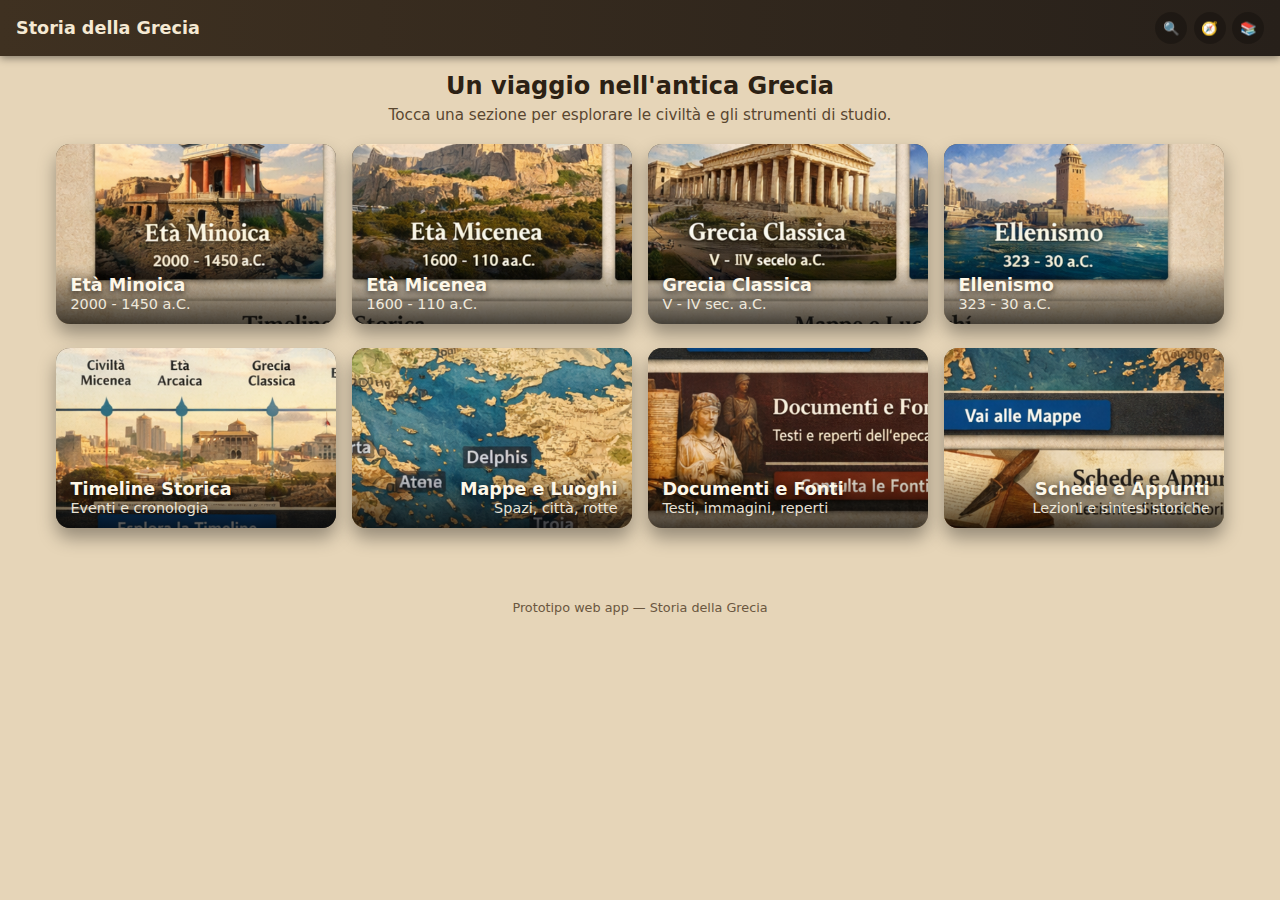
<file: index.html>
<!DOCTYPE html>
<html lang="it">
<head>
  <meta charset="UTF-8" />
  <meta name="viewport" content="width=device-width, initial-scale=1.0" />
  <title>Storia della Grecia</title>
  <link rel="stylesheet" href="css/style.css" />
</head>
<body>
  <header class="top-bar">
    <div class="top-bar__title">Storia della Grecia</div>
    <nav class="top-bar__nav">
      <button class="nav-btn" aria-label="Cerca">🔍</button>
      <button class="nav-btn" aria-label="Percorsi tematici">🧭</button>
      <button class="nav-btn" aria-label="Risorse">📚</button>
    </nav>
  </header>

  <main class="page">
    <section class="intro">
      <h1>Un viaggio nell'antica Grecia</h1>
      <p>Tocca una sezione per esplorare le civiltà e gli strumenti di studio.</p>
    </section>

    <section class="grid grid--periodi">
      <a href="minoica/minoica.html" class="card-link">
        <article class="card card--periodo">
          <img src="img/eta-minoica.png" alt="Età Minoica" class="card__img" />
          <div class="card__overlay">
            <h2 class="card__title">Età Minoica</h2>
            <p class="card__subtitle">2000 - 1450 a.C.</p>
          </div>
        </article>
      </a>

      <a href="micenea/micenea.html" class="card-link">
        <article class="card card--periodo">
          <img src="img/eta-micenea.png" alt="Età Micenea" class="card__img" />
          <div class="card__overlay">
            <h2 class="card__title">Età Micenea</h2>
            <p class="card__subtitle">1600 - 110 a.C.</p>
          </div>
        </article>
      </a>

      <a href="classica/classica.html" class="card-link">
        <article class="card card--periodo">
          <img src="img/grecia-classica.png" alt="Grecia Classica" class="card__img" />
          <div class="card__overlay">
            <h2 class="card__title">Grecia Classica</h2>
            <p class="card__subtitle">V - IV sec. a.C.</p>
          </div>
        </article>
      </a>

      <a href="ellenismo/ellenismo.html" class="card-link">
        <article class="card card--periodo">
          <img src="img/ellenismo.png" alt="Ellenismo" class="card__img" />
          <div class="card__overlay">
            <h2 class="card__title">Ellenismo</h2>
            <p class="card__subtitle">323 - 30 a.C.</p>
          </div>
        </article>
      </a>
    </section>

    <section class="grid grid--strumenti">
      <a href="timeline/timeline.html" class="card-link">
        <article class="card card--strumento">
          <img src="img/timeline.png" alt="Timeline storica" class="card__img" />
          <div class="card__overlay card__overlay--left">
            <h2 class="card__title">Timeline Storica</h2>
            <p class="card__subtitle">Eventi e cronologia</p>
          </div>
        </article>
      </a>

      <a href="mappe/mappe.html" class="card-link">
        <article class="card card--strumento">
          <img src="img/mappe.png" alt="Mappe e Luoghi" class="card__img" />
          <div class="card__overlay card__overlay--right">
            <h2 class="card__title">Mappe e Luoghi</h2>
            <p class="card__subtitle">Spazi, città, rotte</p>
          </div>
        </article>
      </a>

      <a href="documenti/documenti.html" class="card-link">
        <article class="card card--strumento">
          <img src="img/fonti.png" alt="Documenti e Fonti" class="card__img" />
          <div class="card__overlay card__overlay--left">
            <h2 class="card__title">Documenti e Fonti</h2>
            <p class="card__subtitle">Testi, immagini, reperti</p>
          </div>
        </article>
      </a>

      <a href="schede/schede.html" class="card-link">
        <article class="card card--strumento">
          <img src="img/schede.png" alt="Schede e Appunti" class="card__img" />
          <div class="card__overlay card__overlay--right">
            <h2 class="card__title">Schede e Appunti</h2>
            <p class="card__subtitle">Lezioni e sintesi storiche</p>
          </div>
        </article>
      </a>
    </section>
  </main>

  <footer class="footer">
    <p>Prototipo web app &mdash; Storia della Grecia</p>
  </footer>

  <script src="js/main.js"></script>
</body>
</html>
</file>
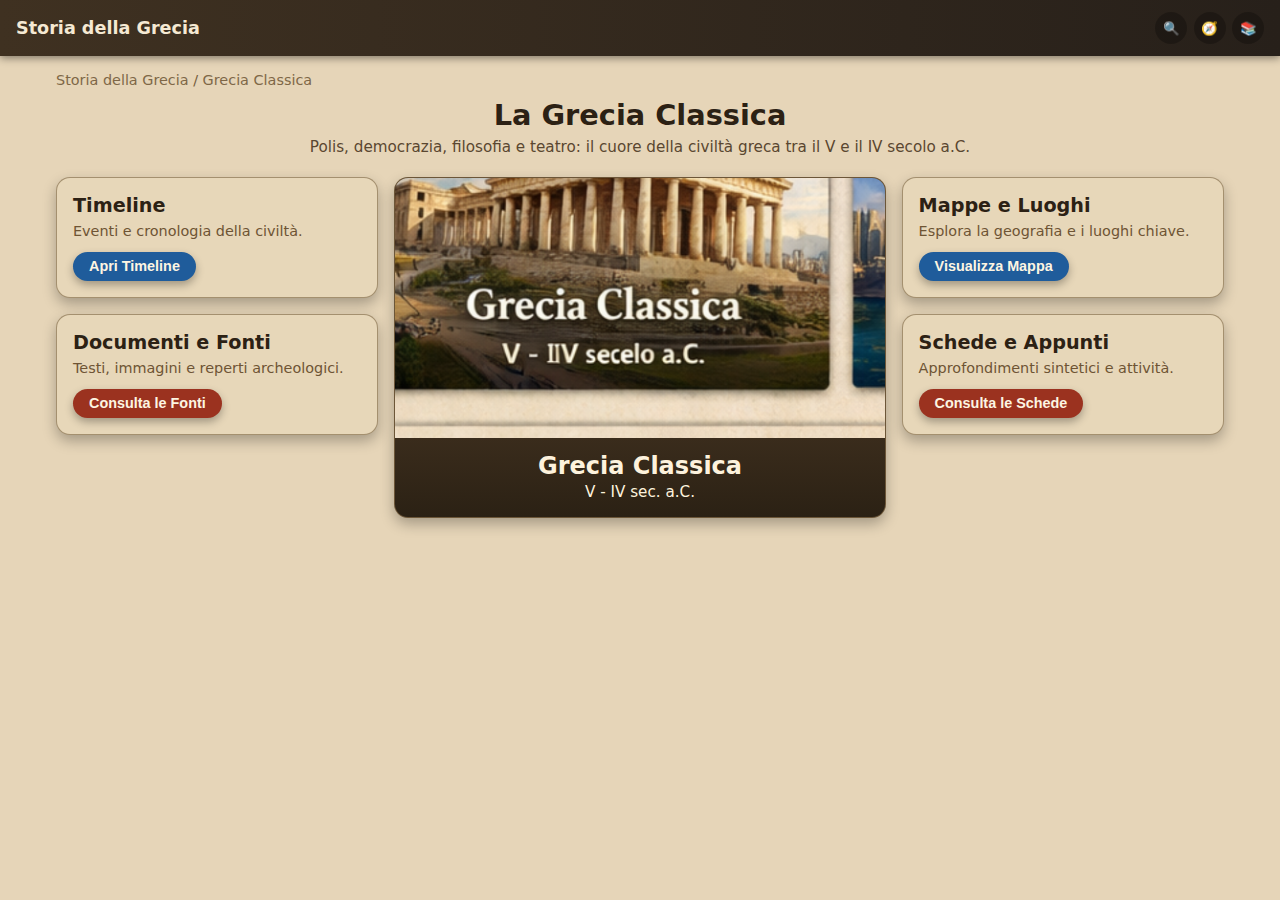
<file: classica/classica.html>
<!DOCTYPE html>
<html lang="it">
<head>
  <meta charset="UTF-8" />
  <meta name="viewport" content="width=device-width, initial-scale=1.0" />
  <title>La Grecia Classica</title>
  <link rel="stylesheet" href="../css/style.css" />
</head>
<body>
  <header class="top-bar">
    <div class="top-bar__title"><a href="../index.html" class="top-bar__title-link">Storia della Grecia</a></div>
    <nav class="top-bar__nav">
      <button class="nav-btn" aria-label="Cerca">🔍</button>
      <button class="nav-btn" aria-label="Percorsi tematici">🧭</button>
      <button class="nav-btn" aria-label="Risorse">📚</button>
    </nav>
  </header>

  <main class="page page--periodo">
    <div class="breadcrumb"><span>Storia della Grecia</span> / <span>Grecia Classica</span></div>
    <section class="intro">
      <h1>La Grecia Classica</h1>
      <p>Polis, democrazia, filosofia e teatro: il cuore della civiltà greca tra il V e il IV secolo a.C.</p>
    </section>

    <section class="layout-periodo">
      <div class="layout-periodo__col">
        <a href="../timeline/timeline.html" class="panel-link">
          <article class="panel panel--side">
            <h2 class="panel__title">Timeline</h2>
            <p class="panel__subtitle">Eventi e cronologia della civiltà.</p>
            <div class="panel__btn-bar">
              <button class="panel__btn">Apri Timeline</button>
            </div>
          </article>
        </a>

        <a href="../documenti/documenti.html" class="panel-link">
          <article class="panel panel--side">
            <h2 class="panel__title">Documenti e Fonti</h2>
            <p class="panel__subtitle">Testi, immagini e reperti archeologici.</p>
            <div class="panel__btn-bar">
              <button class="panel__btn panel__btn--secondary">Consulta le Fonti</button>
            </div>
          </article>
        </a>
      </div>

      <div class="layout-periodo__col">
        <article class="panel panel--center">
          <img src="../img/grecia-classica.png" alt="Grecia Classica" class="panel__img" />
          <div class="panel__caption">
            <h2 class="panel__caption-title">Grecia Classica</h2>
            <p class="panel__caption-sub">V - IV sec. a.C.</p>
          </div>
        </article>
      </div>

      <div class="layout-periodo__col">
        <a href="../mappe/mappe.html" class="panel-link">
          <article class="panel panel--side">
            <h2 class="panel__title">Mappe e Luoghi</h2>
            <p class="panel__subtitle">Esplora la geografia e i luoghi chiave.</p>
            <div class="panel__btn-bar">
              <button class="panel__btn">Visualizza Mappa</button>
            </div>
          </article>
        </a>

        <a href="../schede/schede.html" class="panel-link">
          <article class="panel panel--side">
            <h2 class="panel__title">Schede e Appunti</h2>
            <p class="panel__subtitle">Approfondimenti sintetici e attività.</p>
            <div class="panel__btn-bar">
              <button class="panel__btn panel__btn--secondary">Consulta le Schede</button>
            </div>
          </article>
        </a>
      </div>
    </section>
  </main>

  <script src="../js/main.js"></script>
</body>
</html>
</file>
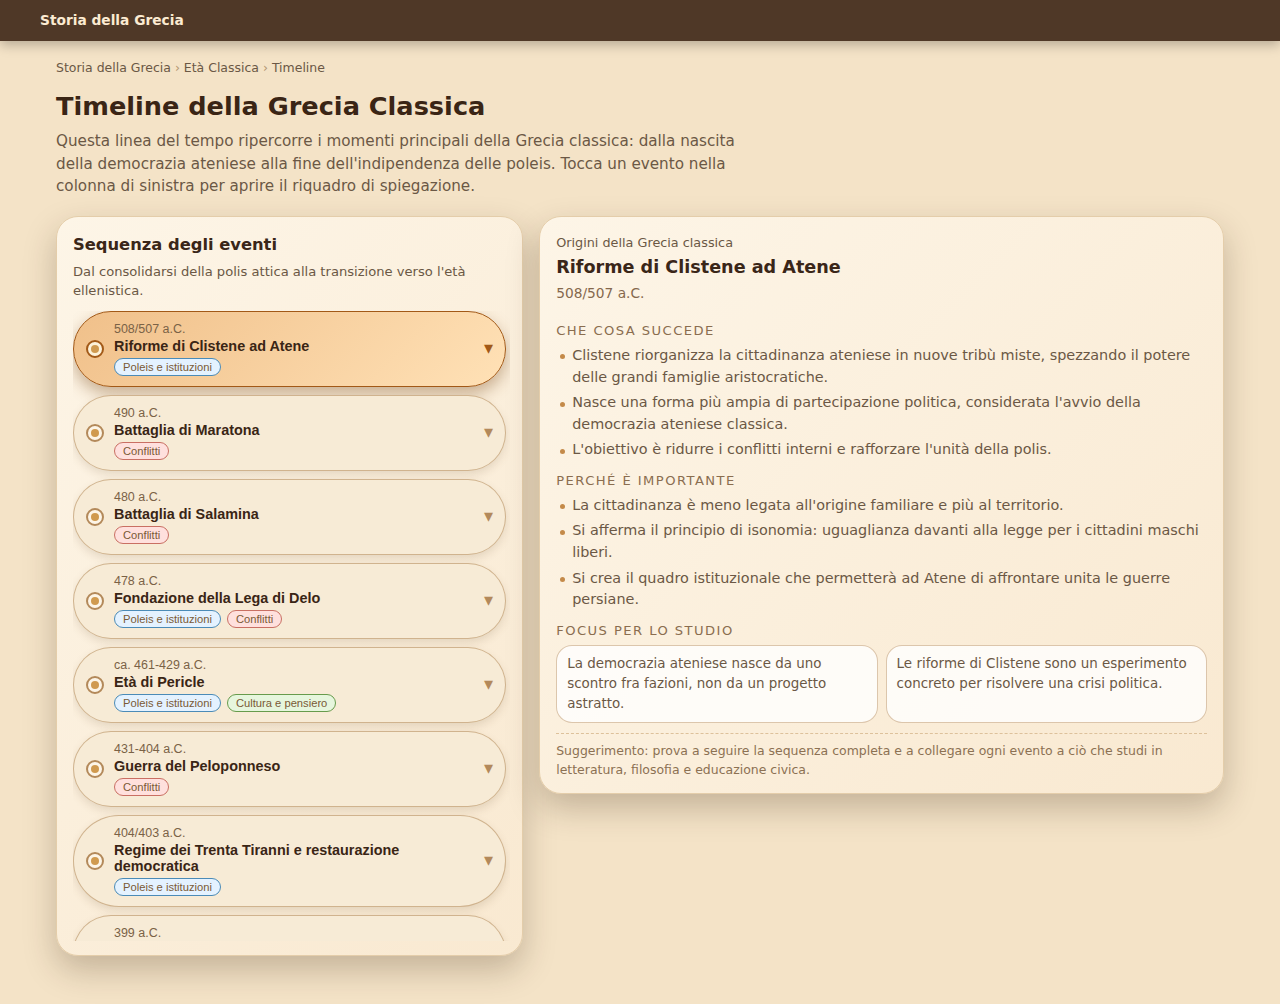
<file: classica/Timeline-classica.html>
<!DOCTYPE html>
<html lang="it">
<head>
  <meta charset="UTF-8" />
  <title>Timeline della Grecia Classica</title>
  <meta name="viewport" content="width=device-width, initial-scale=1.0" />
  <style>
    :root {
      --bg-page: #f4e3c7;
      --bg-header: #4f3827;
      --bg-card: #fdf5e7;
      --bg-card-soft: #f7ebd6;
      --accent: #c9792b;
      --accent-soft: #f0c08a;
      --accent-strong: #a25917;
      --text-main: #3c2a1c;
      --text-soft: #6b5845;
      --border-soft: #e4cdaa;
      --shadow-soft: 0 14px 32px rgba(57, 35, 16, 0.25);
      --radius-lg: 22px;
      --radius-md: 16px;
      --radius-pill: 999px;
      --transition-fast: 0.16s ease-out;
      --transition-med: 0.22s ease-out;
    }

    * {
      box-sizing: border-box;
      margin: 0;
      padding: 0;
    }

    body {
      font-family: system-ui, -apple-system, BlinkMacSystemFont, "SF Pro Text", sans-serif;
      background: var(--bg-page);
      color: var(--text-main);
      line-height: 1.5;
    }

    .top-bar {
      background: var(--bg-header);
      color: #fcebd2;
      padding: 10px 18px;
      font-size: 0.86rem;
      box-shadow: 0 4px 11px rgba(0, 0, 0, 0.25);
    }

    .top-bar-inner {
      max-width: 1200px;
      margin: 0 auto;
      display: flex;
      align-items: center;
      gap: 10px;
    }

    .top-bar-title {
      font-weight: 600;
    }

    .page {
      max-width: 1200px;
      margin: 18px auto 32px;
      padding: 0 16px 16px;
    }

    .breadcrumbs {
      font-size: 0.78rem;
      color: var(--text-soft);
      margin-bottom: 10px;
    }

    .breadcrumbs span + span::before {
      content: " › ";
      color: #b39670;
    }

    header.page-header {
      margin-bottom: 18px;
    }

    header.page-header h1 {
      font-size: 1.6rem;
      margin-bottom: 4px;
      color: #3a2515;
    }

    header.page-header p {
      font-size: 0.95rem;
      color: var(--text-soft);
      max-width: 720px;
    }

    main.layout {
      display: grid;
      grid-template-columns: minmax(0, 40%) minmax(0, 60%);
      gap: 16px;
      align-items: flex-start;
    }

    .panel {
      background: linear-gradient(135deg, var(--bg-card), #f9e9d1);
      border-radius: var(--radius-lg);
      border: 1px solid var(--border-soft);
      box-shadow: var(--shadow-soft);
      padding: 16px 16px 14px;
    }

    .panel-header {
      margin-bottom: 10px;
    }

    .panel-header h2 {
      font-size: 1.02rem;
      margin-bottom: 4px;
      color: #3a2618;
    }

    .panel-header p {
      font-size: 0.82rem;
      color: var(--text-soft);
    }

    .events-scroll {
      max-height: 70vh;
      overflow-y: auto;
      padding-right: 4px;
      margin-right: -4px;
      scrollbar-width: thin;
      scrollbar-color: #d3b68b transparent;
    }

    .events-scroll::-webkit-scrollbar {
      width: 6px;
    }

    .events-scroll::-webkit-scrollbar-track {
      background: transparent;
    }

    .events-scroll::-webkit-scrollbar-thumb {
      background: #d3b68b;
      border-radius: 999px;
    }

    .event-button {
      width: 100%;
      text-align: left;
      border: none;
      background: transparent;
      cursor: pointer;
      margin-bottom: 8px;
    }

    .event-button-inner {
      display: grid;
      grid-template-columns: auto 1fr auto;
      align-items: center;
      gap: 10px;
      padding: 10px 12px;
      border-radius: var(--radius-pill);
      background: var(--bg-card-soft);
      border: 1px solid rgba(181, 141, 93, 0.6);
      box-shadow: 0 4px 8px rgba(110, 78, 46, 0.15);
      transition: background var(--transition-fast), box-shadow var(--transition-fast), transform var(--transition-fast), border-color var(--transition-fast);
    }

    .event-button-inner:hover {
      background: #f8dfbe;
      transform: translateY(-1px);
      box-shadow: 0 6px 14px rgba(110, 78, 46, 0.22);
    }

    .event-button.active .event-button-inner {
      background: linear-gradient(135deg, var(--accent-soft), #ffe1b6);
      border-color: var(--accent-strong);
      box-shadow: 0 7px 16px rgba(123, 73, 22, 0.4);
    }

    .event-radio {
      width: 18px;
      height: 18px;
      border-radius: 50%;
      border: 2px solid #b3895a;
      display: flex;
      align-items: center;
      justify-content: center;
      background: #fdf5e7;
    }

    .event-button.active .event-radio {
      border-color: var(--accent-strong);
      background: #fdf2d9;
    }

    .event-radio-dot {
      width: 8px;
      height: 8px;
      border-radius: 50%;
      background: #d09a4f;
    }

    .event-meta {
      display: flex;
      flex-direction: column;
      gap: 2px;
    }

    .event-year {
      font-size: 0.78rem;
      color: #7a6246;
    }

    .event-title {
      font-size: 0.9rem;
      font-weight: 600;
      color: #3a2515;
    }

    .event-tags {
      display: flex;
      gap: 6px;
      margin-top: 2px;
      flex-wrap: wrap;
      font-size: 0.7rem;
    }

    .event-tag {
      padding: 2px 8px;
      border-radius: 999px;
      background: rgba(255, 255, 255, 0.85);
      border: 1px solid rgba(179, 132, 83, 0.5);
      color: #7a5a36;
    }

    .event-tag--war { background: #ffe0dd; border-color: #c96f63; }
    .event-tag--polis { background: #e4f2ff; border-color: #4b8bb7; }
    .event-tag--culture { background: #e6f6dd; border-color: #679b4c; }

    .event-arrow {
      font-size: 1.1rem;
      color: #b3895a;
    }

    .event-button.active .event-arrow {
      color: var(--accent-strong);
    }

    .detail-header {
      margin-bottom: 8px;
    }

    .detail-era {
      font-size: 0.8rem;
      color: var(--text-soft);
      margin-bottom: 2px;
    }

    .detail-title {
      font-size: 1.1rem;
      font-weight: 600;
      color: #3a2618;
    }

    .detail-year-line {
      font-size: 0.86rem;
      color: #85684d;
      margin-top: 2px;
    }

    .detail-body {
      max-height: 70vh;
      overflow-y: auto;
      padding-right: 4px;
      margin-right: -4px;
      scrollbar-width: thin;
      scrollbar-color: #d3b68b transparent;
    }

    .detail-body::-webkit-scrollbar {
      width: 6px;
    }

    .detail-body::-webkit-scrollbar-track {
      background: transparent;
    }

    .detail-body::-webkit-scrollbar-thumb {
      background: #d3b68b;
      border-radius: 999px;
    }

    .detail-section-title {
      font-size: 0.82rem;
      text-transform: uppercase;
      letter-spacing: 0.11em;
      color: #8a6d4f;
      margin-top: 10px;
      margin-bottom: 4px;
    }

    .detail-list {
      list-style: none;
      margin: 0 0 4px;
      padding: 0;
      font-size: 0.9rem;
      color: var(--text-soft);
    }

    .detail-list li {
      position: relative;
      padding-left: 16px;
      margin-bottom: 4px;
    }

    .detail-list li::before {
      content: "";
      position: absolute;
      left: 4px;
      top: 0.65em;
      width: 5px;
      height: 5px;
      border-radius: 999px;
      background: #c48a49;
    }

    .detail-focus-grid {
      display: grid;
      grid-template-columns: repeat(auto-fit, minmax(180px, 1fr));
      gap: 8px;
      margin-top: 4px;
    }

    .detail-focus-item {
      background: rgba(255, 255, 255, 0.8);
      border-radius: var(--radius-md);
      padding: 8px 10px;
      border: 1px solid rgba(186, 144, 96, 0.5);
      font-size: 0.84rem;
      color: var(--text-soft);
    }

    .detail-note {
      font-size: 0.78rem;
      color: #8c7153;
      margin-top: 10px;
      padding-top: 8px;
      border-top: 1px dashed #ddc19b;
    }

    @media (max-width: 900px) {
      main.layout {
        grid-template-columns: 1fr;
      }

      .events-scroll,
      .detail-body {
        max-height: 55vh;
      }
    }

    @media (max-width: 600px) {
      .page {
        padding: 0 10px 12px;
      }

      header.page-header h1 {
        font-size: 1.3rem;
      }

      .panel {
        border-radius: 16px;
      }
    }
  </style>
</head>
<body>
  <div class="top-bar">
    <div class="top-bar-inner">
      <div class="top-bar-title">Storia della Grecia</div>
    </div>
  </div>

  <div class="page">
    <nav class="breadcrumbs" aria-label="Percorso">
      <span>Storia della Grecia</span>
      <span>Età Classica</span>
      <span>Timeline</span>
    </nav>

    <header class="page-header">
      <h1>Timeline della Grecia Classica</h1>
      <p>
        Questa linea del tempo ripercorre i momenti principali della Grecia classica: dalla nascita della democrazia ateniese
        alla fine dell'indipendenza delle poleis. Tocca un evento nella colonna di sinistra per aprire il riquadro di spiegazione.
      </p>
    </header>

    <main class="layout">
      <section class="panel" aria-label="Sequenza degli eventi">
        <div class="panel-header">
          <h2>Sequenza degli eventi</h2>
          <p>Dal consolidarsi della polis attica alla transizione verso l'età ellenistica.</p>
        </div>
        <div class="events-scroll" id="events-list">
          <!-- Eventi creati via JavaScript -->
        </div>
      </section>

      <section class="panel" aria-label="Spiegazione dell'evento selezionato">
        <div class="detail-header" id="detail-header">
          <div class="detail-era">Seleziona un evento nella timeline</div>
          <div class="detail-title">&nbsp;</div>
          <div class="detail-year-line" id="detail-year-line"></div>
        </div>
        <div class="detail-body" id="detail-body">
          <!-- Contenuto riempito via JavaScript -->
        </div>
      </section>
    </main>
  </div>

  <script>
    const events = [
      {
        id: "cleistene",
        year: "508/507 a.C.",
        title: "Riforme di Clistene ad Atene",
        tags: ["polis"],
        era: "Origini della Grecia classica",
        sintesi: [
          "Clistene riorganizza la cittadinanza ateniese in nuove tribù miste, spezzando il potere delle grandi famiglie aristocratiche.",
          "Nasce una forma più ampia di partecipazione politica, considerata l'avvio della democrazia ateniese classica.",
          "L'obiettivo è ridurre i conflitti interni e rafforzare l'unità della polis." 
        ],
        conseguenze: [
          "La cittadinanza è meno legata all'origine familiare e più al territorio.",
          "Si afferma il principio di isonomia: uguaglianza davanti alla legge per i cittadini maschi liberi.",
          "Si crea il quadro istituzionale che permetterà ad Atene di affrontare unita le guerre persiane." 
        ],
        focus: [
          "La democrazia ateniese nasce da uno scontro fra fazioni, non da un progetto astratto.",
          "Le riforme di Clistene sono un esperimento concreto per risolvere una crisi politica." 
        ]
      },
      {
        id: "maratona",
        year: "490 a.C.",
        title: "Battaglia di Maratona",
        tags: ["war"],
        era: "Prime guerre persiane",
        sintesi: [
          "L'esercito ateniese, con poche truppe di Platea, sconfigge il corpo di spedizione persiano inviato da Dario I.",
          "La vittoria dimostra l'efficacia della falange di opliti basata sui cittadini-soldati.",
          "Per la prima volta una polis greca respinge un grande impero orientale." 
        ],
        conseguenze: [
          "Aumenta il prestigio di Atene nel mondo greco.",
          "Si rafforza la fiducia nelle istituzioni cittadine e nel ruolo militare dei cittadini.",
          "La Persia prepara una seconda, più vasta spedizione contro la Grecia." 
        ],
        focus: [
          "Maratona diventerà simbolo dell'eroismo ateniese e della difesa della libertà della polis.",
          "È un momento chiave per la costruzione dell'identità politica ateniese." 
        ]
      },
      {
        id: "salamina",
        year: "480 a.C.",
        title: "Battaglia di Salamina",
        tags: ["war"],
        era: "Seconda guerra persiana",
        sintesi: [
          "La flotta greca, guidata politicamente da Temistocle, attira la marina persiana nello stretto di Salamina.",
          "Lo spazio ristretto annulla la superiorità numerica persiana e favorisce le agili triremi greche.",
          "La vittoria impedisce a Serse di controllare il mare e salva le poleis greche dalla sottomissione." 
        ],
        conseguenze: [
          "Atene, che fornisce la maggior parte delle navi, diventa la principale potenza navale greca.",
          "Il peso militare dei rematori accresce il ruolo politico dei ceti popolari nella democrazia ateniese.",
          "Si apre la strada alla formazione della Lega di Delo e all'egemonia ateniese sull'Egeo." 
        ],
        focus: [
          "Salamina mostra come la potenza marittima trasformi la struttura sociale e politica di una polis.",
          "Il mare diventa il vero spazio di potere di Atene classica." 
        ]
      },
      {
        id: "lega-delo",
        year: "478 a.C.",
        title: "Fondazione della Lega di Delo",
        tags: ["polis", "war"],
        era: "Gli anni successivi alle guerre persiane",
        sintesi: [
          "Atene guida una lega di poleis per proseguire la guerra offensiva contro la Persia e proteggere l'Egeo.",
          "I membri versano tributi in navi o denaro, custoditi nel santuario di Delo.",
          "Col tempo la lega si trasforma da alleanza paritaria a strumento di dominio ateniese." 
        ],
        conseguenze: [
          "I tributi finanziano flotta, opere pubbliche e vita culturale di Atene.",
          "Le città che cercano di uscire dalla lega vengono spesso ricondotte con la forza.",
          "La diffidenza di Sparta e di altre poleis cresce, preparando il terreno al conflitto." 
        ],
        focus: [
          "La Lega di Delo è un esempio di come un'alleanza difensiva possa diventare un impero.",
          "Mostra il confine sottile tra cooperazione panellenica e dominio di una sola città." 
        ]
      },
      {
        id: "eta-pericle",
        year: "ca. 461-429 a.C.",
        title: "Età di Pericle",
        tags: ["polis", "culture"],
        era: "Apogeo di Atene",
        sintesi: [
          "Pericle guida Atene in una fase di potenza economica, militare e culturale senza precedenti.",
          "La democrazia si rafforza con misure che favoriscono la partecipazione dei ceti meno abbienti (misthos).",
          "Si avvia il grande programma edilizio sull'Acropoli, simbolo della potenza ateniese." 
        ],
        conseguenze: [
          "Atene diventa un centro culturale che attrae artisti, filosofi e storici.",
          "L'uso spregiudicato delle risorse della lega alimenta il risentimento degli alleati.",
          "La tensione crescente con Sparta sfocerà nella guerra del Peloponneso." 
        ],
        focus: [
          "L'età di Pericle è l'immagine ideale della democrazia ateniese, ma contiene anche i semi della crisi.",
          "Consente di collegare politica, architettura, teatro e filosofia in un unico quadro." 
        ]
      },
      {
        id: "guerra-peloponneso",
        year: "431-404 a.C.",
        title: "Guerra del Peloponneso",
        tags: ["war"],
        era: "Crisi del mondo greco classico",
        sintesi: [
          "Conflitto lungo e devastante fra Atene (e il suo impero marittimo) e Sparta (alla guida della Lega del Peloponneso).",
          "La guerra conosce fasi alterne, epidemie (come la peste ad Atene) e colpi di scena politici e militari.",
          "Tucidide ne offre un'analisi lucida, fondamentale per la storiografia critica." 
        ],
        conseguenze: [
          "Nel 404 a.C. Atene è sconfitta: deve abbattere le Lunghe Mura e consegnare la flotta.",
          "L'intero mondo greco esce indebolito economicamente e demograficamente.",
          "La rivalità fra poleis non scompare: si apre una fase di instabilità continua." 
        ],
        focus: [
          "La guerra del Peloponneso mostra i limiti del sistema delle poleis rivali.",
          "È un laboratorio per riflettere sul rapporto fra potere, paura e decisioni collettive." 
        ]
      },
      {
        id: "trenta-tiranni",
        year: "404/403 a.C.",
        title: "Regime dei Trenta Tiranni e restaurazione democratica",
        tags: ["polis"],
        era: "Dopo la sconfitta di Atene",
        sintesi: [
          "Dopo la sconfitta, Sparta impone ad Atene un governo oligarchico ristretto, detto 'Trenta Tiranni'.",
          "Il regime si rende responsabile di violenze e confische, suscitando opposizione.",
          "Nel 403 a.C. i democratici rientrano dall'esilio e restaurano la democrazia." 
        ],
        conseguenze: [
          "Viene proclamata un'amnistia generale per evitare una spirale di vendette.",
          "L'esperienza lascia una ferita profonda nella memoria politica ateniese.",
          "Diventa un caso di studio sulla fragilità delle istituzioni democratiche." 
        ],
        focus: [
          "La scelta dell'amnistia è un raro esempio di 'oblio concordato' per ricucire la comunità.",
          "Permette di discutere il tema della giustizia dopo un regime violento." 
        ]
      },
      {
        id: "socrate",
        year: "399 a.C.",
        title: "Processo e condanna a morte di Socrate",
        tags: ["culture", "polis"],
        era: "Crisi dei valori ateniesi",
        sintesi: [
          "Socrate è accusato di corrompere i giovani e introdurre nuovi dei, in un clima di sospetto post-bellico.",
          "Rifiuta di fuggire e accetta la condanna a morte, che verrà eseguita con la cicuta.",
          "Le opere di Platone e altri discepoli trasformano l'evento in un simbolo universale." 
        ],
        conseguenze: [
          "Il processo alimenta il dibattito sui limiti della democrazia e sul ruolo del filosofo.",
          "La figura di Socrate segna l'avvio della filosofia classica come ricerca critica radicale.",
          "La tensione tra verità personale e decisione della maggioranza diventa tema centrale del pensiero politico." 
        ],
        focus: [
          "La morte di Socrate mostra che la polis può temere chi la interroga troppo a fondo.",
          "È un ponte diretto tra storia, filosofia e educazione civica." 
        ]
      },
      {
        id: "leuttra",
        year: "371 a.C.",
        title: "Battaglia di Leuttra",
        tags: ["war"],
        era: "Anni dell'egemonia tebana",
        sintesi: [
          "L'esercito tebano guidato da Epaminonda sconfigge Sparta, considerata quasi invincibile in campo aperto.",
          "L'innovazione tattica della 'falange obliqua' concentra le forze nel punto decisivo.",
          "L'egemonia spartana sul mondo greco viene spezzata." 
        ],
        conseguenze: [
          "Per alcuni anni Tebe assume un ruolo di primo piano nella politica greca.",
          "L'alternanza di egemonie (Atene, Sparta, Tebe) indebolisce ulteriormente il sistema delle poleis.",
          "Si apre uno spazio che verrà sfruttato dalla Macedonia di Filippo II." 
        ],
        focus: [
          "Leuttra dimostra che nessuna potenza militare è eterna.",
          "Permette di discutere il rapporto fra innovazione tattica e trasformazioni politiche." 
        ]
      },
      {
        id: "filippo",
        year: "359-336 a.C.",
        title: "Ascesa di Filippo II di Macedonia",
        tags: ["polis", "war"],
        era: "Preludio all'età ellenistica",
        sintesi: [
          "Filippo II riorganizza l'esercito macedone introducendo la sarissa e una disciplina ferrea.",
          "Alterna diplomazia, matrimoni politici e guerre per estendere il controllo sulla Grecia.",
          "Sfrutta le divisioni fra le poleis, incapaci di unirsi stabilmente." 
        ],
        conseguenze: [
          "La Macedonia diventa la nuova potenza egemone della Grecia.",
          "Filippo prepara il progetto di una grande spedizione contro la Persia.",
          "La conquista macedone segna la fine dell'indipendenza politica delle poleis classiche." 
        ],
        focus: [
          "Filippo II unisce forza militare e abilità diplomatica.",
          "È la figura che traghetta il mondo greco verso una nuova scala di potere." 
        ]
      },
      {
        id: "chaeronea",
        year: "338 a.C.",
        title: "Battaglia di Cheronea",
        tags: ["war"],
        era: "Tramonto della Grecia classica",
        sintesi: [
          "Le truppe macedoni di Filippo II sconfiggono la coalizione di Atene e Tebe.",
          "Alessandro, figlio di Filippo, partecipa alla battaglia guidando una delle ali dell'esercito.",
          "La vittoria apre la strada al controllo macedone sull'intera Grecia." 
        ],
        conseguenze: [
          "Si forma la Lega di Corinto, alleanza delle poleis sotto la guida di Filippo.",
          "Le città mantengono una certa autonomia interna ma perdono la libertà in politica estera.",
          "Il progetto della spedizione contro l'impero persiano viene approvato come impresa comune." 
        ],
        focus: [
          "Cheronea è spesso considerata la 'fine' della Grecia classica come sistema di città indipendenti.",
          "È il punto di passaggio fra storia delle poleis e storia degli imperi ellenistici." 
        ]
      },
      {
        id: "alessandro",
        year: "334-323 a.C.",
        title: "Conquiste di Alessandro Magno",
        tags: ["war", "culture"],
        era: "Passaggio all'età ellenistica",
        sintesi: [
          "Alessandro, succeduto al padre nel 336 a.C., abbatte l'impero persiano con una serie di campagne fulminee.",
          "Fondazione di numerose città (spesso chiamate Alessandria) e apertura di nuove vie di comunicazione.",
          "L'incontro tra cultura greca e civiltà orientali genera un mondo nuovo e multicentrico." 
        ],
        conseguenze: [
          "La cultura greca si diffonde dall'Egitto all'Asia centrale, mescolandosi con tradizioni locali.",
          "Nascono nuovi centri culturali che superano il modello della polis (come Alessandria d'Egitto).",
          "Alla morte di Alessandro (323 a.C.) l'impero si divide tra i diadochi, ma l'eredità culturale resta." 
        ],
        focus: [
          "Le conquiste di Alessandro chiudono l'età classica ma aprono l'età ellenistica.",
          "Permettono di discutere cosa significa 'essere greci' in un mondo ormai vasto e mescolato." 
        ]
      }
    ];

    const eventsList = document.getElementById("events-list");
    const detailBody = document.getElementById("detail-body");
    const detailHeader = document.getElementById("detail-header");
    const detailYearLine = document.getElementById("detail-year-line");

    function createTagLabel(tag) {
      if (tag === "war") return "Conflitti";
      if (tag === "polis") return "Poleis e istituzioni";
      if (tag === "culture") return "Cultura e pensiero";
      return tag;
    }

    function renderEvents() {
      events.forEach((event, index) => {
        const btn = document.createElement("button");
        btn.type = "button";
        btn.className = "event-button" + (index === 0 ? " active" : "");
        btn.dataset.id = event.id;

        const inner = document.createElement("div");
        inner.className = "event-button-inner";

        const radio = document.createElement("div");
        radio.className = "event-radio";
        const radioDot = document.createElement("div");
        radioDot.className = "event-radio-dot";
        radio.appendChild(radioDot);

        const meta = document.createElement("div");
        meta.className = "event-meta";
        const year = document.createElement("div");
        year.className = "event-year";
        year.textContent = event.year;
        const title = document.createElement("div");
        title.className = "event-title";
        title.textContent = event.title;

        const tagsWrap = document.createElement("div");
        tagsWrap.className = "event-tags";
        event.tags.forEach(tag => {
          const span = document.createElement("span");
          span.className = "event-tag";
          if (tag === "war") span.classList.add("event-tag--war");
          if (tag === "polis") span.classList.add("event-tag--polis");
          if (tag === "culture") span.classList.add("event-tag--culture");
          span.textContent = createTagLabel(tag);
          tagsWrap.appendChild(span);
        });

        meta.appendChild(year);
        meta.appendChild(title);
        meta.appendChild(tagsWrap);

        const arrow = document.createElement("div");
        arrow.className = "event-arrow";
        arrow.textContent = "▾";

        inner.appendChild(radio);
        inner.appendChild(meta);
        inner.appendChild(arrow);

        btn.appendChild(inner);
        eventsList.appendChild(btn);
      });
    }

    function renderDetail(event) {
      detailHeader.querySelector(".detail-era").textContent = event.era;
      detailHeader.querySelector(".detail-title").textContent = event.title;
      detailYearLine.textContent = event.year;

      detailBody.innerHTML = "";

      const sintTitle = document.createElement("div");
      sintTitle.className = "detail-section-title";
      sintTitle.textContent = "Che cosa succede";

      const sintList = document.createElement("ul");
      sintList.className = "detail-list";
      event.sintesi.forEach(t => {
        const li = document.createElement("li");
        li.textContent = t;
        sintList.appendChild(li);
      });

      const consTitle = document.createElement("div");
      consTitle.className = "detail-section-title";
      consTitle.textContent = "Perché è importante";

      const consList = document.createElement("ul");
      consList.className = "detail-list";
      event.conseguenze.forEach(t => {
        const li = document.createElement("li");
        li.textContent = t;
        consList.appendChild(li);
      });

      const focusTitle = document.createElement("div");
      focusTitle.className = "detail-section-title";
      focusTitle.textContent = "Focus per lo studio";

      const focusGrid = document.createElement("div");
      focusGrid.className = "detail-focus-grid";
      event.focus.forEach(t => {
        const el = document.createElement("div");
        el.className = "detail-focus-item";
        el.textContent = t;
        focusGrid.appendChild(el);
      });

      const note = document.createElement("div");
      note.className = "detail-note";
      note.textContent = "Suggerimento: prova a seguire la sequenza completa e a collegare ogni evento a ciò che studi in letteratura, filosofia e educazione civica.";

      detailBody.appendChild(sintTitle);
      detailBody.appendChild(sintList);
      detailBody.appendChild(consTitle);
      detailBody.appendChild(consList);
      detailBody.appendChild(focusTitle);
      detailBody.appendChild(focusGrid);
      detailBody.appendChild(note);
    }

    function onEventClick(e) {
      const btn = e.target.closest(".event-button");
      if (!btn) return;

      const id = btn.dataset.id;
      const event = events.find(ev => ev.id === id);
      if (!event) return;

      document.querySelectorAll(".event-button").forEach(b => {
        b.classList.toggle("active", b === btn);
      });

      renderDetail(event);
    }

    renderEvents();
    eventsList.addEventListener("click", onEventClick);

    if (events.length > 0) {
      renderDetail(events[0]);
    }
  </script>
</body>
</html>
</file>
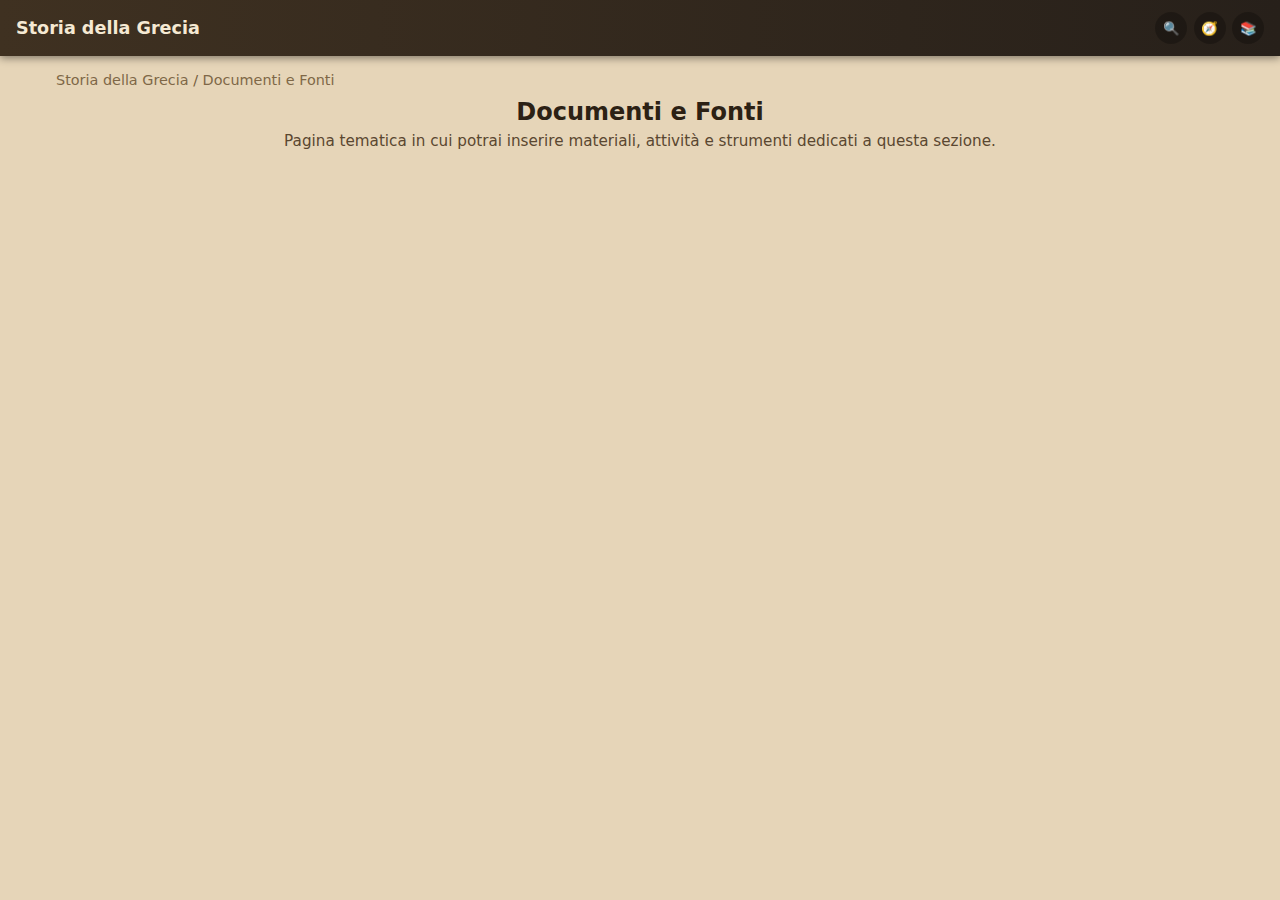
<file: documenti/documenti.html>
<!DOCTYPE html>
<html lang="it">
<head>
  <meta charset="UTF-8" />
  <meta name="viewport" content="width=device-width, initial-scale=1.0" />
  <title>Documenti e Fonti</title>
  <link rel="stylesheet" href="../css/style.css" />
</head>
<body>
  <header class="top-bar">
    <div class="top-bar__title"><a href="../index.html" class="top-bar__title-link">Storia della Grecia</a></div>
    <nav class="top-bar__nav">
      <button class="nav-btn" aria-label="Cerca">🔍</button>
      <button class="nav-btn" aria-label="Percorsi tematici">🧭</button>
      <button class="nav-btn" aria-label="Risorse">📚</button>
    </nav>
  </header>

  <main class="page">
    <div class="breadcrumb"><span>Storia della Grecia</span> / <span>Documenti e Fonti</span></div>
    <section class="intro">
      <h1>Documenti e Fonti</h1>
      <p>Pagina tematica in cui potrai inserire materiali, attività e strumenti dedicati a questa sezione.</p>
    </section>
  </main>
  <script src="../js/main.js"></script>
</body>
</html>
</file>
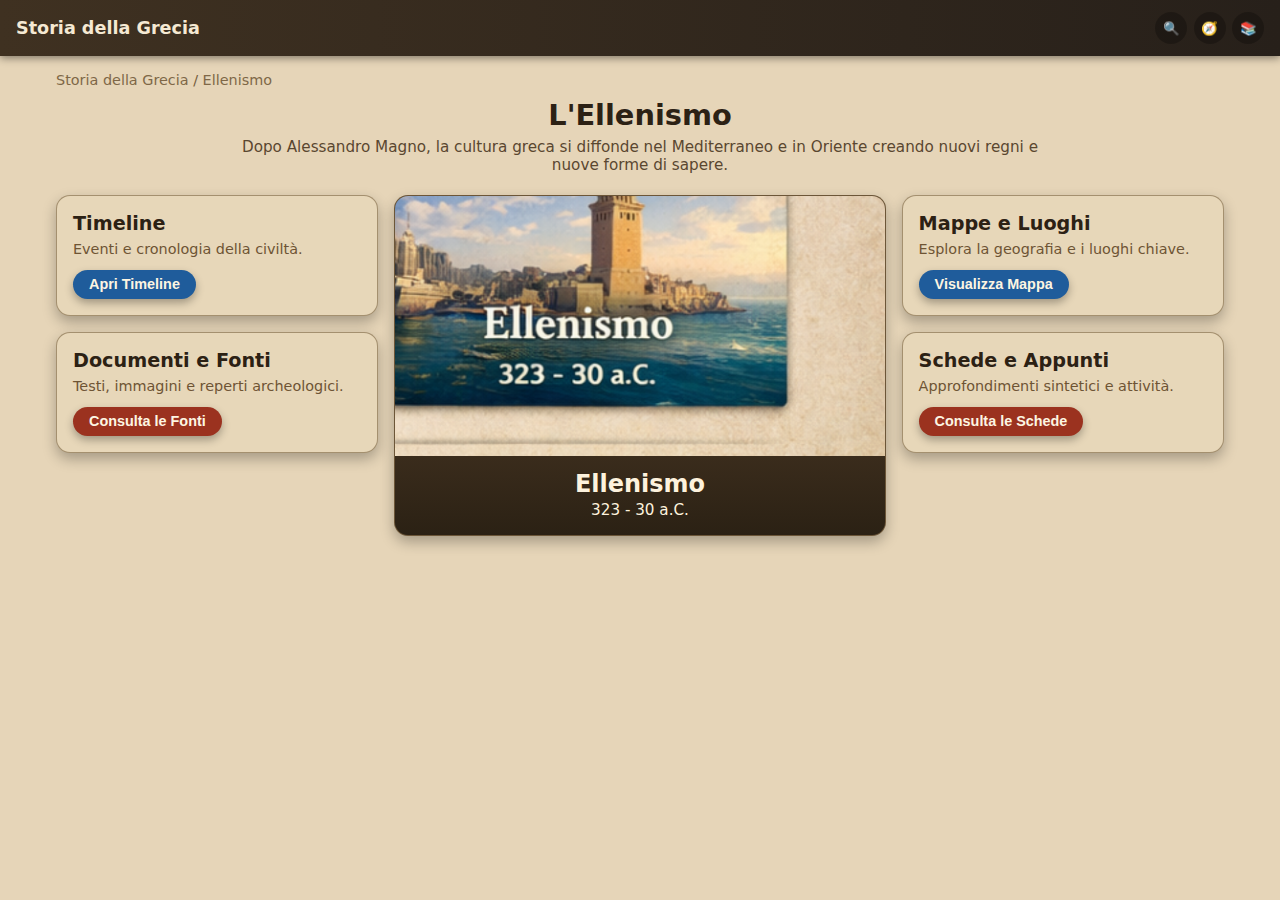
<file: ellenismo/ellenismo.html>
<!DOCTYPE html>
<html lang="it">
<head>
  <meta charset="UTF-8" />
  <meta name="viewport" content="width=device-width, initial-scale=1.0" />
  <title>L'Ellenismo</title>
  <link rel="stylesheet" href="../css/style.css" />
</head>
<body>
  <header class="top-bar">
    <div class="top-bar__title"><a href="../index.html" class="top-bar__title-link">Storia della Grecia</a></div>
    <nav class="top-bar__nav">
      <button class="nav-btn" aria-label="Cerca">🔍</button>
      <button class="nav-btn" aria-label="Percorsi tematici">🧭</button>
      <button class="nav-btn" aria-label="Risorse">📚</button>
    </nav>
  </header>

  <main class="page page--periodo">
    <div class="breadcrumb"><span>Storia della Grecia</span> / <span>Ellenismo</span></div>
    <section class="intro">
      <h1>L'Ellenismo</h1>
      <p>Dopo Alessandro Magno, la cultura greca si diffonde nel Mediterraneo e in Oriente creando nuovi regni e nuove forme di sapere.</p>
    </section>

    <section class="layout-periodo">
      <div class="layout-periodo__col">
        <a href="../timeline/timeline.html" class="panel-link">
          <article class="panel panel--side">
            <h2 class="panel__title">Timeline</h2>
            <p class="panel__subtitle">Eventi e cronologia della civiltà.</p>
            <div class="panel__btn-bar">
              <button class="panel__btn">Apri Timeline</button>
            </div>
          </article>
        </a>

        <a href="../documenti/documenti.html" class="panel-link">
          <article class="panel panel--side">
            <h2 class="panel__title">Documenti e Fonti</h2>
            <p class="panel__subtitle">Testi, immagini e reperti archeologici.</p>
            <div class="panel__btn-bar">
              <button class="panel__btn panel__btn--secondary">Consulta le Fonti</button>
            </div>
          </article>
        </a>
      </div>

      <div class="layout-periodo__col">
        <article class="panel panel--center">
          <img src="../img/ellenismo.png" alt="Ellenismo" class="panel__img" />
          <div class="panel__caption">
            <h2 class="panel__caption-title">Ellenismo</h2>
            <p class="panel__caption-sub">323 - 30 a.C.</p>
          </div>
        </article>
      </div>

      <div class="layout-periodo__col">
        <a href="../mappe/mappe.html" class="panel-link">
          <article class="panel panel--side">
            <h2 class="panel__title">Mappe e Luoghi</h2>
            <p class="panel__subtitle">Esplora la geografia e i luoghi chiave.</p>
            <div class="panel__btn-bar">
              <button class="panel__btn">Visualizza Mappa</button>
            </div>
          </article>
        </a>

        <a href="../schede/schede.html" class="panel-link">
          <article class="panel panel--side">
            <h2 class="panel__title">Schede e Appunti</h2>
            <p class="panel__subtitle">Approfondimenti sintetici e attività.</p>
            <div class="panel__btn-bar">
              <button class="panel__btn panel__btn--secondary">Consulta le Schede</button>
            </div>
          </article>
        </a>
      </div>
    </section>
  </main>

  <script src="../js/main.js"></script>
</body>
</html>
</file>
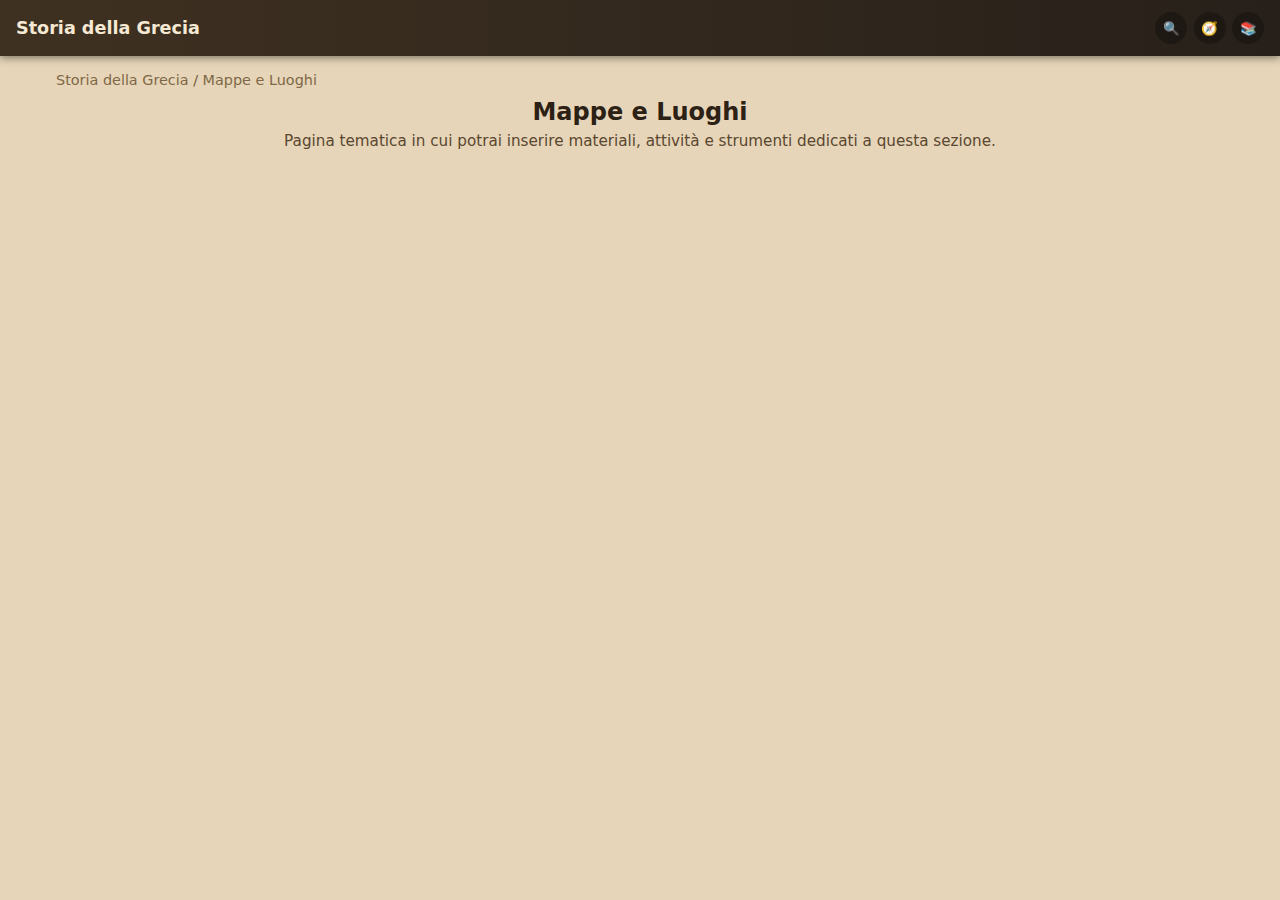
<file: mappe/mappe.html>
<!DOCTYPE html>
<html lang="it">
<head>
  <meta charset="UTF-8" />
  <meta name="viewport" content="width=device-width, initial-scale=1.0" />
  <title>Mappe e Luoghi</title>
  <link rel="stylesheet" href="../css/style.css" />
</head>
<body>
  <header class="top-bar">
    <div class="top-bar__title"><a href="../index.html" class="top-bar__title-link">Storia della Grecia</a></div>
    <nav class="top-bar__nav">
      <button class="nav-btn" aria-label="Cerca">🔍</button>
      <button class="nav-btn" aria-label="Percorsi tematici">🧭</button>
      <button class="nav-btn" aria-label="Risorse">📚</button>
    </nav>
  </header>

  <main class="page">
    <div class="breadcrumb"><span>Storia della Grecia</span> / <span>Mappe e Luoghi</span></div>
    <section class="intro">
      <h1>Mappe e Luoghi</h1>
      <p>Pagina tematica in cui potrai inserire materiali, attività e strumenti dedicati a questa sezione.</p>
    </section>
  </main>
  <script src="../js/main.js"></script>
</body>
</html>
</file>
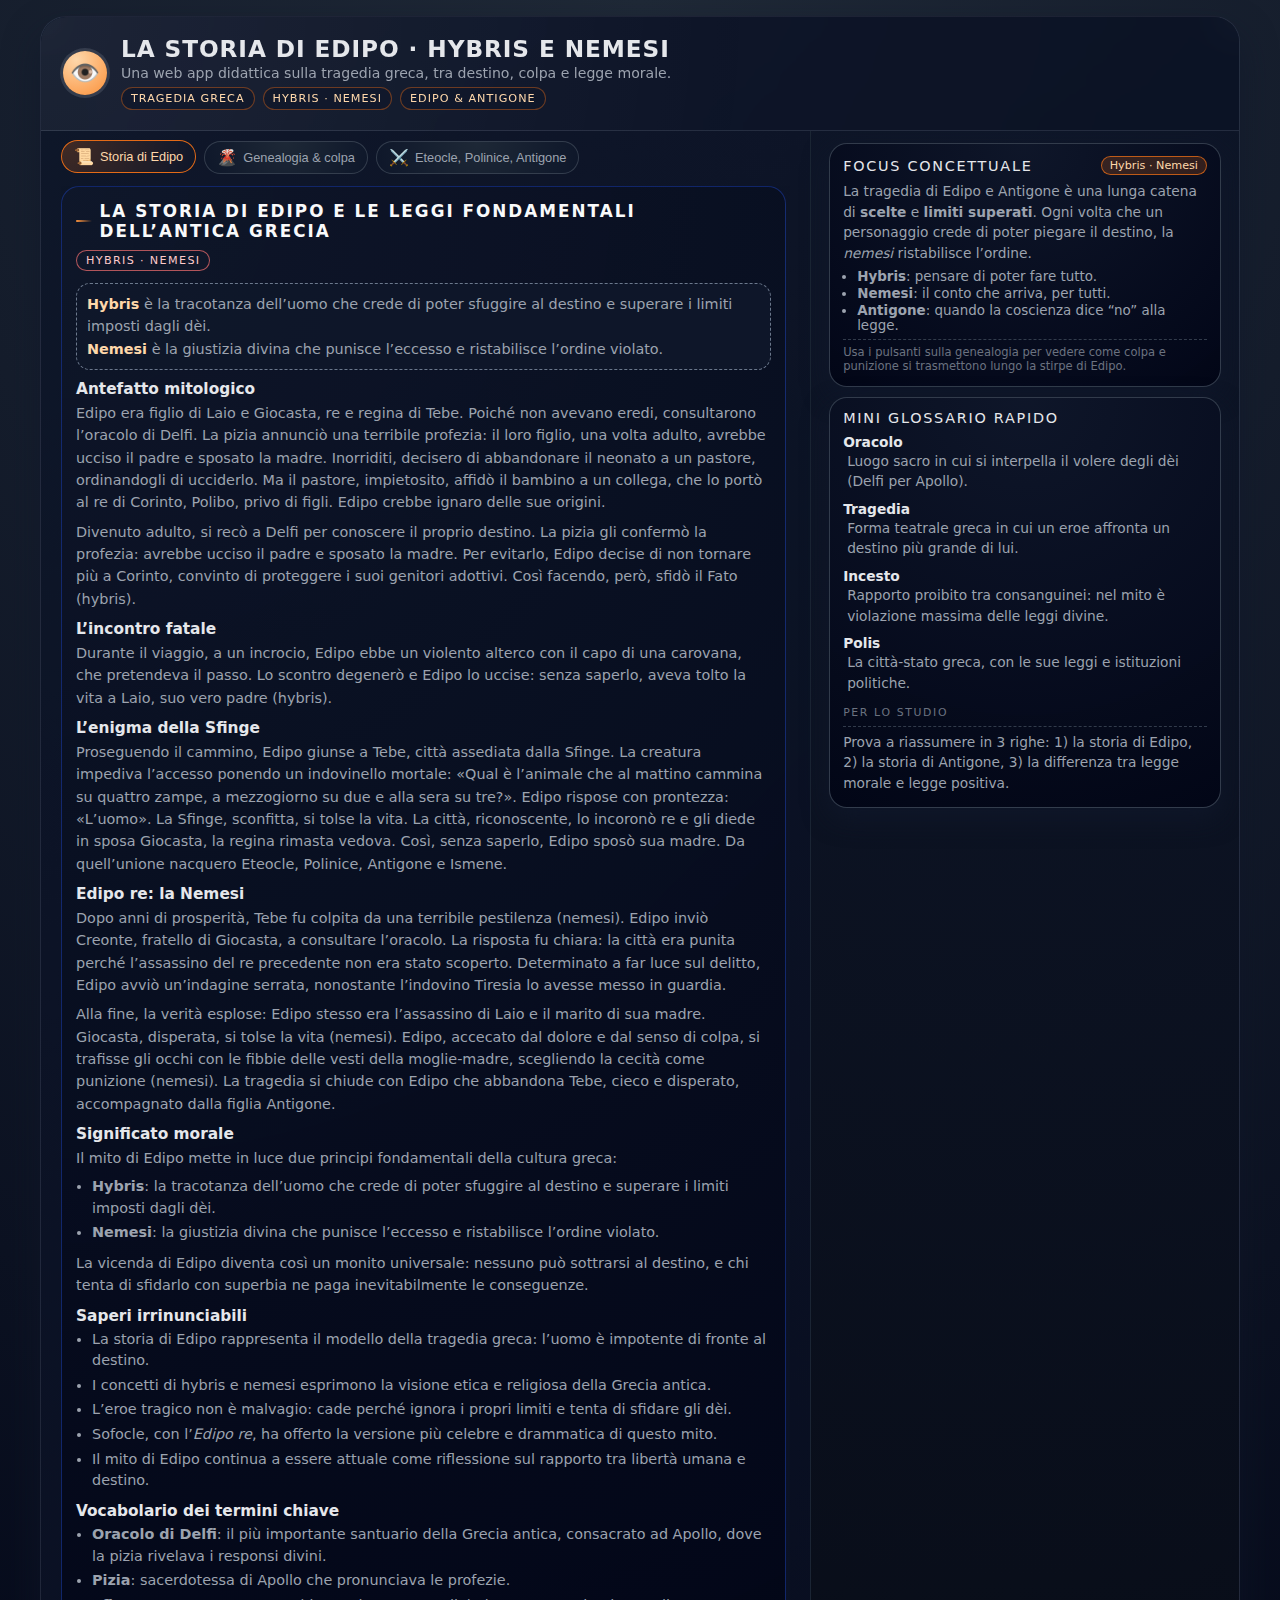
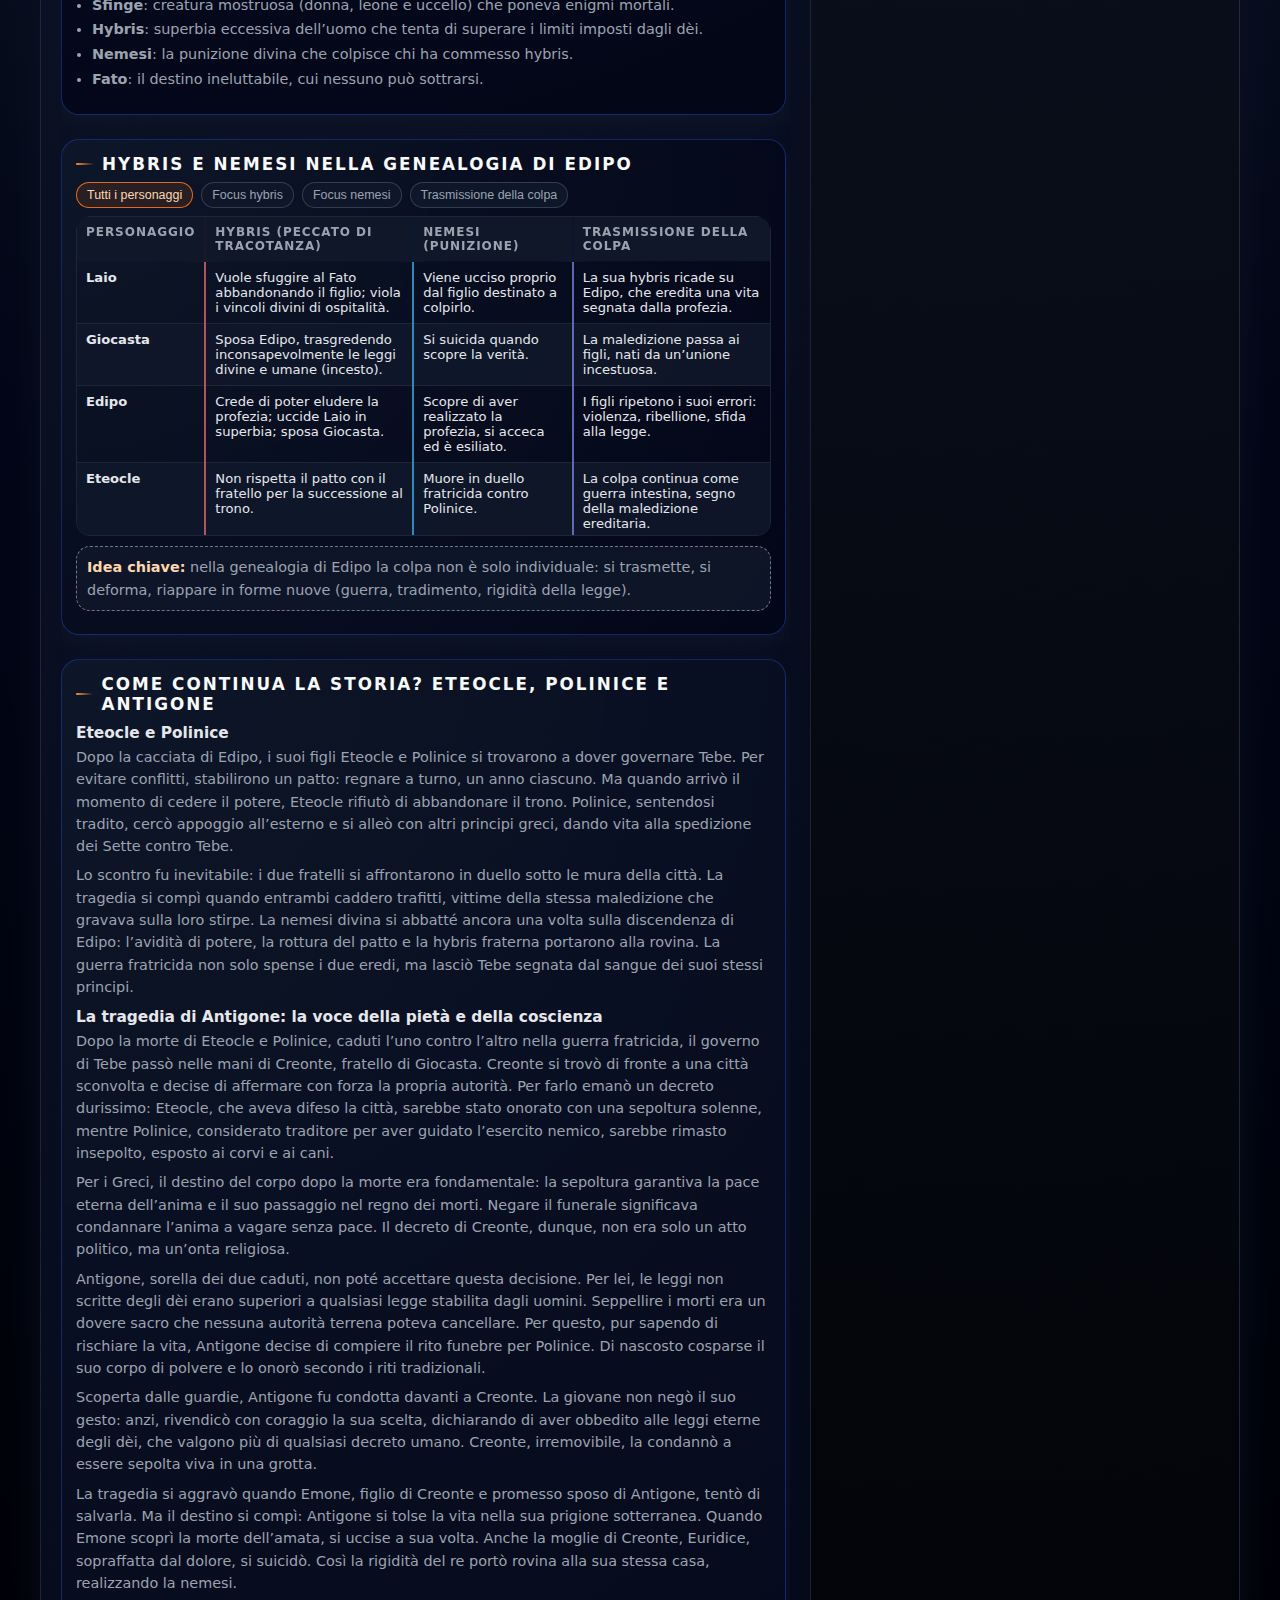
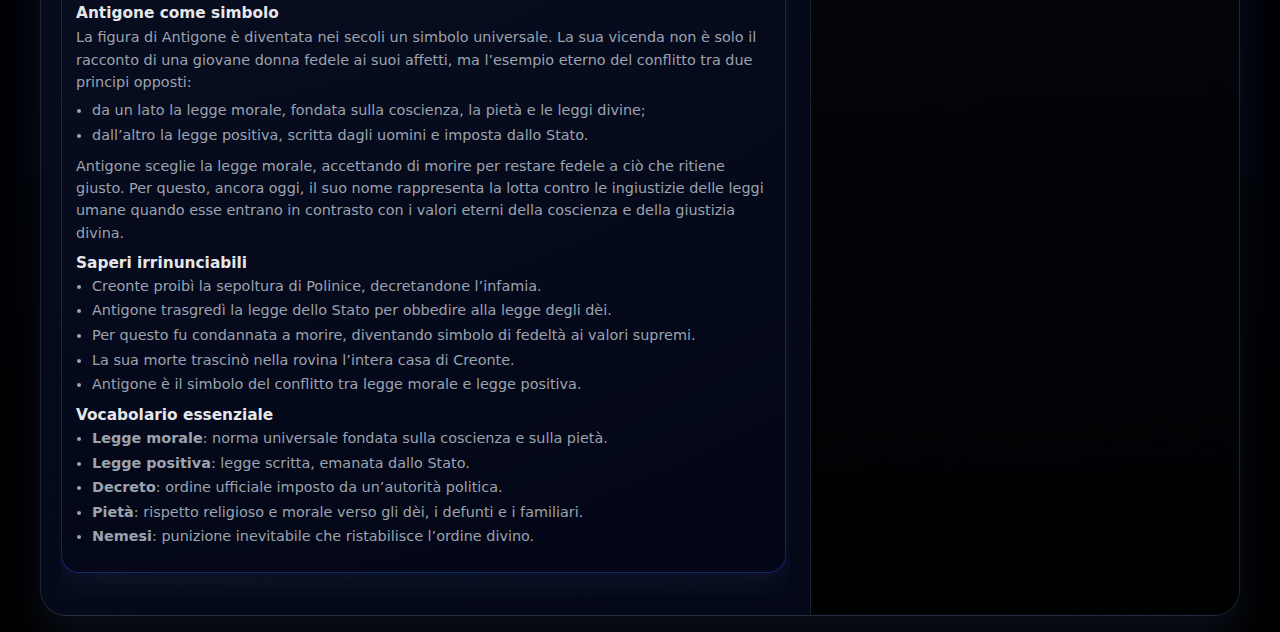
<file: micenea/Edipo.html>
<!DOCTYPE html>
<html lang="it">
<head>
  <meta charset="UTF-8">
  <title>La storia di Edipo – Hybris e Nemesi</title>
  <meta name="viewport" content="width=device-width, initial-scale=1">
  <style>
    :root {
      --bg: #0f172a;
      --bg-soft: #111827;
      --bg-elevated: #020617;
      --accent: #f97316;
      --accent-soft: rgba(249,115,22,0.12);
      --text: #e5e7eb;
      --text-soft: #9ca3af;
      --border-soft: #1f2937;
      --card-radius: 18px;
      --shadow-soft: 0 18px 35px rgba(15,23,42,0.6);
    }

    * {
      box-sizing: border-box;
      margin: 0;
      padding: 0;
    }

    body {
      font-family: system-ui, -apple-system, BlinkMacSystemFont, "Segoe UI", sans-serif;
      background: radial-gradient(circle at top, #1f2937 0, #020617 55%, #000 100%);
      color: var(--text);
      min-height: 100vh;
      padding: 16px;
    }

    .app-shell {
      max-width: 1200px;
      margin: 0 auto;
      background: linear-gradient(135deg, rgba(15,23,42,0.96), rgba(2,6,23,0.98));
      border-radius: 26px;
      border: 1px solid rgba(148,163,184,0.18);
      box-shadow: var(--shadow-soft);
      overflow: hidden;
      display: flex;
      flex-direction: column;
      min-height: calc(100vh - 32px);
    }

    header {
      padding: 18px 22px 8px;
      border-bottom: 1px solid rgba(148,163,184,0.18);
      backdrop-filter: blur(18px);
      background: radial-gradient(circle at top left, rgba(248,250,252,0.06), transparent 60%);
    }

    .header-top {
      display: flex;
      align-items: center;
      gap: 14px;
      margin-bottom: 12px;
      flex-wrap: wrap;
    }

    .logo-pill {
      width: 44px;
      height: 44px;
      border-radius: 999px;
      background: radial-gradient(circle at 30% 20%, #fed7aa, #fb923c);
      display: flex;
      align-items: center;
      justify-content: center;
      font-size: 24px;
      box-shadow: 0 0 0 3px rgba(248,250,252,0.12);
    }

    h1 {
      font-size: 1.45rem;
      letter-spacing: 0.04em;
      text-transform: uppercase;
      font-weight: 700;
    }

    .subtitle {
      font-size: 0.88rem;
      color: var(--text-soft);
      margin-top: 3px;
    }

    .tag-row {
      display: flex;
      gap: 8px;
      flex-wrap: wrap;
      margin-top: 6px;
    }

    .tag {
      font-size: 0.7rem;
      text-transform: uppercase;
      letter-spacing: 0.09em;
      padding: 4px 9px;
      border-radius: 999px;
      border: 1px solid rgba(249,115,22,0.4);
      background: rgba(15,23,42,0.7);
      color: #fed7aa;
    }

    .layout {
      display: grid;
      grid-template-columns: minmax(0, 1.8fr) minmax(0, 1fr);
      gap: 0;
      min-height: 0;
      flex: 1;
    }

    @media (max-width: 900px) {
      .layout {
        grid-template-columns: minmax(0, 1fr);
      }
    }

    /* Left column: main content */
    .main-panel {
      border-right: 1px solid rgba(31,41,55,0.85);
      padding: 10px 20px 18px;
      display: flex;
      flex-direction: column;
      min-height: 0;
    }

    @media (max-width: 900px) {
      .main-panel {
        border-right: none;
        border-bottom: 1px solid rgba(31,41,55,0.85);
      }
    }

    .top-nav {
      display: flex;
      gap: 8px;
      margin-bottom: 12px;
      flex-wrap: wrap;
    }

    .nav-btn {
      border-radius: 999px;
      border: 1px solid rgba(55,65,81,0.9);
      background: radial-gradient(circle at top, rgba(31,41,55,0.95), rgba(15,23,42,0.95));
      color: var(--text-soft);
      font-size: 0.8rem;
      padding: 6px 12px;
      display: flex;
      align-items: center;
      gap: 6px;
      cursor: pointer;
      transition: all 0.18s ease-out;
      white-space: nowrap;
    }

    .nav-btn span.icon {
      font-size: 1rem;
    }

    .nav-btn.active,
    .nav-btn:hover {
      border-color: rgba(249,115,22,0.9);
      color: #fed7aa;
      background: radial-gradient(circle at top left, rgba(249,115,22,0.22), rgba(15,23,42,0.98));
      transform: translateY(-1px);
    }

    .scroll-area {
      overflow-y: auto;
      padding-right: 4px;
      scroll-behavior: smooth;
    }

    .section {
      margin-bottom: 24px;
      padding: 14px 14px 16px;
      border-radius: var(--card-radius);
      background: radial-gradient(circle at top left, rgba(15,23,42,0.9), rgba(2,6,23,0.98));
      border: 1px solid rgba(30,64,175,0.55);
      box-shadow: 0 12px 28px rgba(15,23,42,0.9);
    }

    .section h2 {
      font-size: 1.05rem;
      text-transform: uppercase;
      letter-spacing: 0.12em;
      margin-bottom: 8px;
      color: #f9fafb;
      display: flex;
      align-items: center;
      gap: 8px;
    }

    .section h2::before {
      content: "";
      width: 18px;
      height: 2px;
      border-radius: 999px;
      background: linear-gradient(to right, #fb923c, transparent);
    }

    .section h3 {
      font-size: 0.96rem;
      margin-top: 10px;
      margin-bottom: 4px;
      color: #e5e7eb;
    }

    .section p {
      font-size: 0.9rem;
      line-height: 1.55;
      color: var(--text-soft);
      margin-bottom: 7px;
    }

    .section ul {
      margin-left: 16px;
      margin-bottom: 8px;
    }

    .section ul li {
      font-size: 0.9rem;
      line-height: 1.5;
      color: var(--text-soft);
      margin-bottom: 3px;
    }

    .pill-label {
      display: inline-flex;
      align-items: center;
      gap: 5px;
      padding: 3px 9px;
      border-radius: 999px;
      font-size: 0.7rem;
      text-transform: uppercase;
      letter-spacing: 0.12em;
      background: rgba(15,23,42,0.9);
      border: 1px solid rgba(148,163,184,0.5);
      color: #9ca3af;
      margin-bottom: 6px;
    }

    .pill-label.hybris {
      border-color: rgba(248,113,113,0.7);
      color: #fecaca;
    }

    .pill-label.nemesi {
      border-color: rgba(56,189,248,0.7);
      color: #bae6fd;
    }

    .highlight-box {
      border-radius: 14px;
      border: 1px dashed rgba(148,163,184,0.7);
      background: rgba(15,23,42,0.85);
      padding: 9px 10px;
      margin-top: 6px;
      font-size: 0.86rem;
      color: #e5e7eb;
    }

    .highlight-box strong {
      color: #fed7aa;
    }

    /* Genealogia table */
    .table-toolbar {
      display: flex;
      flex-wrap: wrap;
      gap: 8px;
      margin-bottom: 8px;
    }

    .chip-btn {
      border-radius: 999px;
      border: 1px solid rgba(55,65,81,0.9);
      background: rgba(15,23,42,0.9);
      color: var(--text-soft);
      font-size: 0.78rem;
      padding: 5px 10px;
      cursor: pointer;
      display: inline-flex;
      align-items: center;
      gap: 6px;
      transition: all 0.18s ease-out;
    }

    .chip-btn.active {
      border-color: rgba(249,115,22,0.9);
      background: var(--accent-soft);
      color: #fed7aa;
    }

    .gene-table-wrapper {
      border-radius: 14px;
      border: 1px solid rgba(31,41,55,0.9);
      overflow: hidden;
      max-height: 320px;
      overflow-y: auto;
    }

    table {
      width: 100%;
      border-collapse: collapse;
      font-size: 0.82rem;
    }

    thead {
      position: sticky;
      top: 0;
      background: rgba(15,23,42,0.98);
      backdrop-filter: blur(10px);
    }

    th, td {
      padding: 8px 9px;
      border-bottom: 1px solid rgba(31,41,55,0.9);
      vertical-align: top;
      text-align: left;
    }

    th {
      font-weight: 600;
      text-transform: uppercase;
      letter-spacing: 0.08em;
      font-size: 0.75rem;
      color: #9ca3af;
    }

    tr:nth-child(even) td {
      background: rgba(15,23,42,0.9);
    }

    .col-personaggio {
      font-weight: 600;
      color: #e5e7eb;
      width: 110px;
      white-space: nowrap;
    }

    .col-hybris {
      border-left: 2px solid rgba(248,113,113,0.7);
    }

    .col-nemesi {
      border-left: 2px solid rgba(56,189,248,0.7);
    }

    .col-trasm {
      border-left: 2px solid rgba(129,140,248,0.7);
    }

    tr.filtered-out {
      opacity: 0.18;
    }

    /* Right column: focus + vocabolario */
    .side-panel {
      padding: 12px 18px 18px;
      display: flex;
      flex-direction: column;
      gap: 10px;
      background: radial-gradient(circle at top, rgba(15,23,42,0.9), rgba(0,0,0,0.9));
    }

    .card {
      border-radius: var(--card-radius);
      border: 1px solid rgba(55,65,81,0.9);
      background: radial-gradient(circle at top, rgba(15,23,42,0.96), rgba(2,6,23,0.98));
      padding: 12px 13px 13px;
      box-shadow: 0 10px 26px rgba(15,23,42,0.9);
    }

    .card-header {
      display: flex;
      align-items: center;
      justify-content: space-between;
      margin-bottom: 6px;
      gap: 10px;
    }

    .card-title {
      font-size: 0.9rem;
      text-transform: uppercase;
      letter-spacing: 0.12em;
      color: #e5e7eb;
    }

    .badge {
      font-size: 0.7rem;
      padding: 2px 8px;
      border-radius: 999px;
      background: rgba(249,115,22,0.18);
      color: #fed7aa;
      border: 1px solid rgba(249,115,22,0.7);
      white-space: nowrap;
    }

    .card p {
      font-size: 0.86rem;
      line-height: 1.5;
      color: var(--text-soft);
    }

    .mini-list {
      margin-top: 5px;
      padding-left: 14px;
    }

    .mini-list li {
      font-size: 0.84rem;
      color: var(--text-soft);
      margin-bottom: 2px;
    }

    .glossary-item {
      margin-bottom: 7px;
    }

    .glossary-item strong {
      color: #e5e7eb;
      font-size: 0.86rem;
    }

    .glossary-item p {
      margin-left: 4px;
    }

    .divider-label {
      text-transform: uppercase;
      font-size: 0.68rem;
      letter-spacing: 0.15em;
      color: #6b7280;
      margin: 4px 0 2px;
    }

    .footnote {
      font-size: 0.72rem;
      color: #6b7280;
      margin-top: 6px;
      border-top: 1px dashed rgba(55,65,81,0.9);
      padding-top: 5px;
    }

    ::-webkit-scrollbar {
      width: 7px;
    }

    ::-webkit-scrollbar-track {
      background: rgba(15,23,42,0.9);
      border-radius: 999px;
    }

    ::-webkit-scrollbar-thumb {
      background: rgba(55,65,81,0.9);
      border-radius: 999px;
    }

    ::-webkit-scrollbar-thumb:hover {
      background: rgba(75,85,99,0.9);
    }
  </style>
</head>
<body>
  <div class="app-shell">
    <header>
      <div class="header-top">
        <div class="logo-pill" title="Edipo">
          👁️
        </div>
        <div>
          <h1>La storia di Edipo &middot; Hybris e Nemesi</h1>
          <div class="subtitle">
            Una web app didattica sulla tragedia greca, tra destino, colpa e legge morale.
          </div>
          <div class="tag-row">
            <span class="tag">Tragedia greca</span>
            <span class="tag">Hybris · Nemesi</span>
            <span class="tag">Edipo &amp; Antigone</span>
          </div>
        </div>
      </div>
    </header>

    <div class="layout">
      <!-- COLONNA SINISTRA: TESTO PRINCIPALE -->
      <div class="main-panel">
        <div class="top-nav">
          <button class="nav-btn active" data-target="sez-edipo">
            <span class="icon">📜</span><span>Storia di Edipo</span>
          </button>
          <button class="nav-btn" data-target="sez-genealogia">
            <span class="icon">🌋</span><span>Genealogia &amp; colpa</span>
          </button>
          <button class="nav-btn" data-target="sez-continua">
            <span class="icon">⚔️</span><span>Eteocle, Polinice, Antigone</span>
          </button>
        </div>

        <div class="scroll-area" id="scroll-area">
          <!-- SEZIONE 1 -->
          <section class="section" id="sez-edipo">
            <h2>La storia di Edipo e le leggi fondamentali dell’antica Grecia</h2>

            <div class="pill-label hybris">Hybris · Nemesi</div>
            <p class="highlight-box">
              <strong>Hybris</strong> è la tracotanza dell’uomo che crede di poter sfuggire al destino e superare i limiti imposti dagli dèi.<br>
              <strong>Nemesi</strong> è la giustizia divina che punisce l’eccesso e ristabilisce l’ordine violato.
            </p>

            <h3>Antefatto mitologico</h3>
            <p>
              Edipo era figlio di Laio e Giocasta, re e regina di Tebe. Poiché non avevano eredi, consultarono l’oracolo di Delfi.
              La pizia annunciò una terribile profezia: il loro figlio, una volta adulto, avrebbe ucciso il padre e sposato la madre.
              Inorriditi, decisero di abbandonare il neonato a un pastore, ordinandogli di ucciderlo. Ma il pastore, impietosito, affidò il bambino a un collega,
              che lo portò al re di Corinto, Polibo, privo di figli. Edipo crebbe ignaro delle sue origini.
            </p>
            <p>
              Divenuto adulto, si recò a Delfi per conoscere il proprio destino. La pizia gli confermò la profezia: avrebbe ucciso il padre e sposato la madre.
              Per evitarlo, Edipo decise di non tornare più a Corinto, convinto di proteggere i suoi genitori adottivi. Così facendo, però, sfidò il Fato (hybris).
            </p>

            <h3>L’incontro fatale</h3>
            <p>
              Durante il viaggio, a un incrocio, Edipo ebbe un violento alterco con il capo di una carovana, che pretendeva il passo.
              Lo scontro degenerò e Edipo lo uccise: senza saperlo, aveva tolto la vita a Laio, suo vero padre (hybris).
            </p>

            <h3>L’enigma della Sfinge</h3>
            <p>
              Proseguendo il cammino, Edipo giunse a Tebe, città assediata dalla Sfinge. La creatura impediva l’accesso ponendo un indovinello mortale:
              «Qual è l’animale che al mattino cammina su quattro zampe, a mezzogiorno su due e alla sera su tre?». Edipo rispose con prontezza: «L’uomo».
              La Sfinge, sconfitta, si tolse la vita. La città, riconoscente, lo incoronò re e gli diede in sposa Giocasta, la regina rimasta vedova.
              Così, senza saperlo, Edipo sposò sua madre. Da quell’unione nacquero Eteocle, Polinice, Antigone e Ismene.
            </p>

            <h3>Edipo re: la Nemesi</h3>
            <p>
              Dopo anni di prosperità, Tebe fu colpita da una terribile pestilenza (nemesi). Edipo inviò Creonte, fratello di Giocasta,
              a consultare l’oracolo. La risposta fu chiara: la città era punita perché l’assassino del re precedente non era stato scoperto.
              Determinato a far luce sul delitto, Edipo avviò un’indagine serrata, nonostante l’indovino Tiresia lo avesse messo in guardia.
            </p>
            <p>
              Alla fine, la verità esplose: Edipo stesso era l’assassino di Laio e il marito di sua madre. Giocasta, disperata, si tolse la vita (nemesi).
              Edipo, accecato dal dolore e dal senso di colpa, si trafisse gli occhi con le fibbie delle vesti della moglie-madre, scegliendo la cecità come punizione (nemesi).
              La tragedia si chiude con Edipo che abbandona Tebe, cieco e disperato, accompagnato dalla figlia Antigone.
            </p>

            <h3>Significato morale</h3>
            <p>
              Il mito di Edipo mette in luce due principi fondamentali della cultura greca:
            </p>
            <ul>
              <li><strong>Hybris</strong>: la tracotanza dell’uomo che crede di poter sfuggire al destino e superare i limiti imposti dagli dèi.</li>
              <li><strong>Nemesi</strong>: la giustizia divina che punisce l’eccesso e ristabilisce l’ordine violato.</li>
            </ul>
            <p>
              La vicenda di Edipo diventa così un monito universale: nessuno può sottrarsi al destino, e chi tenta di sfidarlo con superbia
              ne paga inevitabilmente le conseguenze.
            </p>

            <h3>Saperi irrinunciabili</h3>
            <ul>
              <li>La storia di Edipo rappresenta il modello della tragedia greca: l’uomo è impotente di fronte al destino.</li>
              <li>I concetti di hybris e nemesi esprimono la visione etica e religiosa della Grecia antica.</li>
              <li>L’eroe tragico non è malvagio: cade perché ignora i propri limiti e tenta di sfidare gli dèi.</li>
              <li>Sofocle, con l’<em>Edipo re</em>, ha offerto la versione più celebre e drammatica di questo mito.</li>
              <li>Il mito di Edipo continua a essere attuale come riflessione sul rapporto tra libertà umana e destino.</li>
            </ul>

            <h3>Vocabolario dei termini chiave</h3>
            <ul>
              <li><strong>Oracolo di Delfi</strong>: il più importante santuario della Grecia antica, consacrato ad Apollo, dove la pizia rivelava i responsi divini.</li>
              <li><strong>Pizia</strong>: sacerdotessa di Apollo che pronunciava le profezie.</li>
              <li><strong>Sfinge</strong>: creatura mostruosa (donna, leone e uccello) che poneva enigmi mortali.</li>
              <li><strong>Hybris</strong>: superbia eccessiva dell’uomo che tenta di superare i limiti imposti dagli dèi.</li>
              <li><strong>Nemesi</strong>: la punizione divina che colpisce chi ha commesso hybris.</li>
              <li><strong>Fato</strong>: il destino ineluttabile, cui nessuno può sottrarsi.</li>
            </ul>
          </section>

          <!-- SEZIONE 2: GENEALOGIA -->
          <section class="section" id="sez-genealogia">
            <h2>Hybris e Nemesi nella genealogia di Edipo</h2>

            <div class="table-toolbar">
              <button class="chip-btn active" data-filter="tutti">Tutti i personaggi</button>
              <button class="chip-btn" data-filter="hybris">Focus hybris</button>
              <button class="chip-btn" data-filter="nemesi">Focus nemesi</button>
              <button class="chip-btn" data-filter="trasm">Trasmissione della colpa</button>
            </div>

            <div class="gene-table-wrapper">
              <table id="gene-table">
                <thead>
                  <tr>
                    <th>Personaggio</th>
                    <th class="col-hybris">Hybris (peccato di tracotanza)</th>
                    <th class="col-nemesi">Nemesi (punizione)</th>
                    <th class="col-trasm">Trasmissione della colpa</th>
                  </tr>
                </thead>
                <tbody>
                  <tr>
                    <td class="col-personaggio">Laio</td>
                    <td class="col-hybris">
                      Vuole sfuggire al Fato abbandonando il figlio; viola i vincoli divini di ospitalità.
                    </td>
                    <td class="col-nemesi">
                      Viene ucciso proprio dal figlio destinato a colpirlo.
                    </td>
                    <td class="col-trasm">
                      La sua hybris ricade su Edipo, che eredita una vita segnata dalla profezia.
                    </td>
                  </tr>
                  <tr>
                    <td class="col-personaggio">Giocasta</td>
                    <td class="col-hybris">
                      Sposa Edipo, trasgredendo inconsapevolmente le leggi divine e umane (incesto).
                    </td>
                    <td class="col-nemesi">
                      Si suicida quando scopre la verità.
                    </td>
                    <td class="col-trasm">
                      La maledizione passa ai figli, nati da un’unione incestuosa.
                    </td>
                  </tr>
                  <tr>
                    <td class="col-personaggio">Edipo</td>
                    <td class="col-hybris">
                      Crede di poter eludere la profezia; uccide Laio in superbia; sposa Giocasta.
                    </td>
                    <td class="col-nemesi">
                      Scopre di aver realizzato la profezia, si acceca ed è esiliato.
                    </td>
                    <td class="col-trasm">
                      I figli ripetono i suoi errori: violenza, ribellione, sfida alla legge.
                    </td>
                  </tr>
                  <tr>
                    <td class="col-personaggio">Eteocle</td>
                    <td class="col-hybris">
                      Non rispetta il patto con il fratello per la successione al trono.
                    </td>
                    <td class="col-nemesi">
                      Muore in duello fratricida contro Polinice.
                    </td>
                    <td class="col-trasm">
                      La colpa continua come guerra intestina, segno della maledizione ereditaria.
                    </td>
                  </tr>
                  <tr>
                    <td class="col-personaggio">Polinice</td>
                    <td class="col-hybris">
                      Muove guerra alla sua città con i Sette contro Tebe.
                    </td>
                    <td class="col-nemesi">
                      Muore in duello fratricida contro Eteocle.
                    </td>
                    <td class="col-trasm">
                      Condivide la stessa hybris del fratello, eco dell’incesto originario.
                    </td>
                  </tr>
                  <tr>
                    <td class="col-personaggio">Antigone</td>
                    <td class="col-hybris">
                      Sfida la legge del re (Creonte), anteponendo le leggi divine.
                    </td>
                    <td class="col-nemesi">
                      Viene sepolta viva e muore.
                    </td>
                    <td class="col-trasm">
                      Pur nobile, anche lei è travolta dalla maledizione di sangue.
                    </td>
                  </tr>
                  <tr>
                    <td class="col-personaggio">Ismene</td>
                    <td class="col-hybris">
                      Non manifesta apertamente hybris: sceglie la prudenza.
                    </td>
                    <td class="col-nemesi">
                      Sopravvive ma segnata dalla vergogna della stirpe.
                    </td>
                    <td class="col-trasm">
                      La sua vita porta comunque l’ombra della maledizione familiare.
                    </td>
                  </tr>
                  <tr>
                    <td class="col-personaggio">Creonte</td>
                    <td class="col-hybris">
                      Pretende di imporre la legge della polis sulla legge divina.
                    </td>
                    <td class="col-nemesi">
                      Perde moglie e figlio, resta solo.
                    </td>
                    <td class="col-trasm">
                      Non appartiene al sangue di Edipo, ma paga il contatto con la genealogia maledetta.
                    </td>
                  </tr>
                </tbody>
              </table>
            </div>

            <p class="highlight-box" style="margin-top:10px;">
              <strong>Idea chiave:</strong> nella genealogia di Edipo la colpa non è solo individuale:
              si trasmette, si deforma, riappare in forme nuove (guerra, tradimento, rigidità della legge).
            </p>
          </section>

          <!-- SEZIONE 3: CONTINUA LA STORIA -->
          <section class="section" id="sez-continua">
            <h2>Come continua la storia? Eteocle, Polinice e Antigone</h2>

            <h3>Eteocle e Polinice</h3>
            <p>
              Dopo la cacciata di Edipo, i suoi figli Eteocle e Polinice si trovarono a dover governare Tebe.
              Per evitare conflitti, stabilirono un patto: regnare a turno, un anno ciascuno. Ma quando arrivò il momento di cedere il potere,
              Eteocle rifiutò di abbandonare il trono. Polinice, sentendosi tradito, cercò appoggio all’esterno e si alleò con altri principi greci,
              dando vita alla spedizione dei Sette contro Tebe.
            </p>
            <p>
              Lo scontro fu inevitabile: i due fratelli si affrontarono in duello sotto le mura della città.
              La tragedia si compì quando entrambi caddero trafitti, vittime della stessa maledizione che gravava sulla loro stirpe.
              La nemesi divina si abbatté ancora una volta sulla discendenza di Edipo: l’avidità di potere,
              la rottura del patto e la hybris fraterna portarono alla rovina. La guerra fratricida non solo spense i due eredi,
              ma lasciò Tebe segnata dal sangue dei suoi stessi principi.
            </p>

            <h3>La tragedia di Antigone: la voce della pietà e della coscienza</h3>
            <p>
              Dopo la morte di Eteocle e Polinice, caduti l’uno contro l’altro nella guerra fratricida, il governo di Tebe passò nelle mani di Creonte,
              fratello di Giocasta. Creonte si trovò di fronte a una città sconvolta e decise di affermare con forza la propria autorità.
              Per farlo emanò un decreto durissimo: Eteocle, che aveva difeso la città, sarebbe stato onorato con una sepoltura solenne,
              mentre Polinice, considerato traditore per aver guidato l’esercito nemico, sarebbe rimasto insepolto, esposto ai corvi e ai cani.
            </p>
            <p>
              Per i Greci, il destino del corpo dopo la morte era fondamentale: la sepoltura garantiva la pace eterna dell’anima e il suo passaggio nel regno dei morti.
              Negare il funerale significava condannare l’anima a vagare senza pace. Il decreto di Creonte, dunque, non era solo un atto politico,
              ma un’onta religiosa.
            </p>
            <p>
              Antigone, sorella dei due caduti, non poté accettare questa decisione. Per lei, le leggi non scritte degli dèi erano superiori
              a qualsiasi legge stabilita dagli uomini. Seppellire i morti era un dovere sacro che nessuna autorità terrena poteva cancellare.
              Per questo, pur sapendo di rischiare la vita, Antigone decise di compiere il rito funebre per Polinice.
              Di nascosto cosparse il suo corpo di polvere e lo onorò secondo i riti tradizionali.
            </p>
            <p>
              Scoperta dalle guardie, Antigone fu condotta davanti a Creonte. La giovane non negò il suo gesto: anzi, rivendicò con coraggio la sua scelta,
              dichiarando di aver obbedito alle leggi eterne degli dèi, che valgono più di qualsiasi decreto umano.
              Creonte, irremovibile, la condannò a essere sepolta viva in una grotta.
            </p>
            <p>
              La tragedia si aggravò quando Emone, figlio di Creonte e promesso sposo di Antigone, tentò di salvarla. Ma il destino si compì:
              Antigone si tolse la vita nella sua prigione sotterranea. Quando Emone scoprì la morte dell’amata, si uccise a sua volta.
              Anche la moglie di Creonte, Euridice, sopraffatta dal dolore, si suicidò. Così la rigidità del re portò rovina alla sua stessa casa,
              realizzando la nemesi.
            </p>

            <h3>Antigone come simbolo</h3>
            <p>
              La figura di Antigone è diventata nei secoli un simbolo universale. La sua vicenda non è solo il racconto di una giovane donna fedele ai suoi affetti,
              ma l’esempio eterno del conflitto tra due principi opposti:
            </p>
            <ul>
              <li>da un lato la legge morale, fondata sulla coscienza, la pietà e le leggi divine;</li>
              <li>dall’altro la legge positiva, scritta dagli uomini e imposta dallo Stato.</li>
            </ul>
            <p>
              Antigone sceglie la legge morale, accettando di morire per restare fedele a ciò che ritiene giusto.
              Per questo, ancora oggi, il suo nome rappresenta la lotta contro le ingiustizie delle leggi umane
              quando esse entrano in contrasto con i valori eterni della coscienza e della giustizia divina.
            </p>

            <h3>Saperi irrinunciabili</h3>
            <ul>
              <li>Creonte proibì la sepoltura di Polinice, decretandone l’infamia.</li>
              <li>Antigone trasgredì la legge dello Stato per obbedire alla legge degli dèi.</li>
              <li>Per questo fu condannata a morire, diventando simbolo di fedeltà ai valori supremi.</li>
              <li>La sua morte trascinò nella rovina l’intera casa di Creonte.</li>
              <li>Antigone è il simbolo del conflitto tra legge morale e legge positiva.</li>
            </ul>

            <h3>Vocabolario essenziale</h3>
            <ul>
              <li><strong>Legge morale</strong>: norma universale fondata sulla coscienza e sulla pietà.</li>
              <li><strong>Legge positiva</strong>: legge scritta, emanata dallo Stato.</li>
              <li><strong>Decreto</strong>: ordine ufficiale imposto da un’autorità politica.</li>
              <li><strong>Pietà</strong>: rispetto religioso e morale verso gli dèi, i defunti e i familiari.</li>
              <li><strong>Nemesi</strong>: punizione inevitabile che ristabilisce l’ordine divino.</li>
            </ul>
          </section>
        </div>
      </div>

      <!-- COLONNA DESTRA: FOCUS E GLOSSARIO RAPIDO -->
      <aside class="side-panel">
        <div class="card">
          <div class="card-header">
            <div class="card-title">Focus concettuale</div>
            <div class="badge">Hybris · Nemesi</div>
          </div>
          <p>
            La tragedia di Edipo e Antigone è una lunga catena di <strong>scelte</strong> e
            <strong>limiti superati</strong>. Ogni volta che un personaggio crede di poter
            piegare il destino, la <em>nemesi</em> ristabilisce l’ordine.
          </p>
          <ul class="mini-list">
            <li><strong>Hybris</strong>: pensare di poter fare tutto.</li>
            <li><strong>Nemesi</strong>: il conto che arriva, per tutti.</li>
            <li><strong>Antigone</strong>: quando la coscienza dice “no” alla legge.</li>
          </ul>
          <div class="footnote">
            Usa i pulsanti sulla genealogia per vedere come colpa e punizione si trasmettono
            lungo la stirpe di Edipo.
          </div>
        </div>

        <div class="card">
          <div class="card-header">
            <div class="card-title">Mini glossario rapido</div>
          </div>
          <div class="glossary-item">
            <strong>Oracolo</strong>
            <p>Luogo sacro in cui si interpella il volere degli dèi (Delfi per Apollo).</p>
          </div>
          <div class="glossary-item">
            <strong>Tragedia</strong>
            <p>Forma teatrale greca in cui un eroe affronta un destino più grande di lui.</p>
          </div>
          <div class="glossary-item">
            <strong>Incesto</strong>
            <p>Rapporto proibito tra consanguinei: nel mito è violazione massima delle leggi divine.</p>
          </div>
          <div class="glossary-item">
            <strong>Polis</strong>
            <p>La città-stato greca, con le sue leggi e istituzioni politiche.</p>
          </div>
          <span class="divider-label">Per lo studio</span>
          <p class="footnote">
            Prova a riassumere in 3 righe: 1) la storia di Edipo, 2) la storia di Antigone,
            3) la differenza tra legge morale e legge positiva.
          </p>
        </div>
      </aside>
    </div>
  </div>

  <script>
    // Navigazione sezioni
    const navButtons = document.querySelectorAll('.nav-btn');
    const scrollArea = document.getElementById('scroll-area');

    navButtons.forEach(btn => {
      btn.addEventListener('click', () => {
        navButtons.forEach(b => b.classList.remove('active'));
        btn.classList.add('active');
        const targetId = btn.getAttribute('data-target');
        const target = document.getElementById(targetId);
        if (target) {
          const offsetTop = target.offsetTop;
          scrollArea.scrollTo({ top: offsetTop - 8, behavior: 'smooth' });
        }
      });
    });

    // Filtri genealogia
    const chipButtons = document.querySelectorAll('.chip-btn');
    const rows = document.querySelectorAll('#gene-table tbody tr');

    function applyFilter(mode) {
      rows.forEach(row => {
        row.classList.remove('filtered-out');
        if (mode === 'tutti') return;

        const hasHybris = !!row.querySelector('.col-hybris')?.textContent.trim();
        const hasNemesi = !!row.querySelector('.col-nemesi')?.textContent.trim();
        const hasTrasm = !!row.querySelector('.col-trasm')?.textContent.trim();

        if (mode === 'hybris' && !hasHybris) {
          row.classList.add('filtered-out');
        } else if (mode === 'nemesi' && !hasNemesi) {
          row.classList.add('filtered-out');
        } else if (mode === 'trasm' && !hasTrasm) {
          row.classList.add('filtered-out');
        }
      });
    }

    chipButtons.forEach(btn => {
      btn.addEventListener('click', () => {
        chipButtons.forEach(b => b.classList.remove('active'));
        btn.classList.add('active');
        const mode = btn.getAttribute('data-filter');
        applyFilter(mode);
      });
    });

    // Imposta filtro iniziale
    applyFilter('tutti');
  </script>
</body>
</html>
</file>
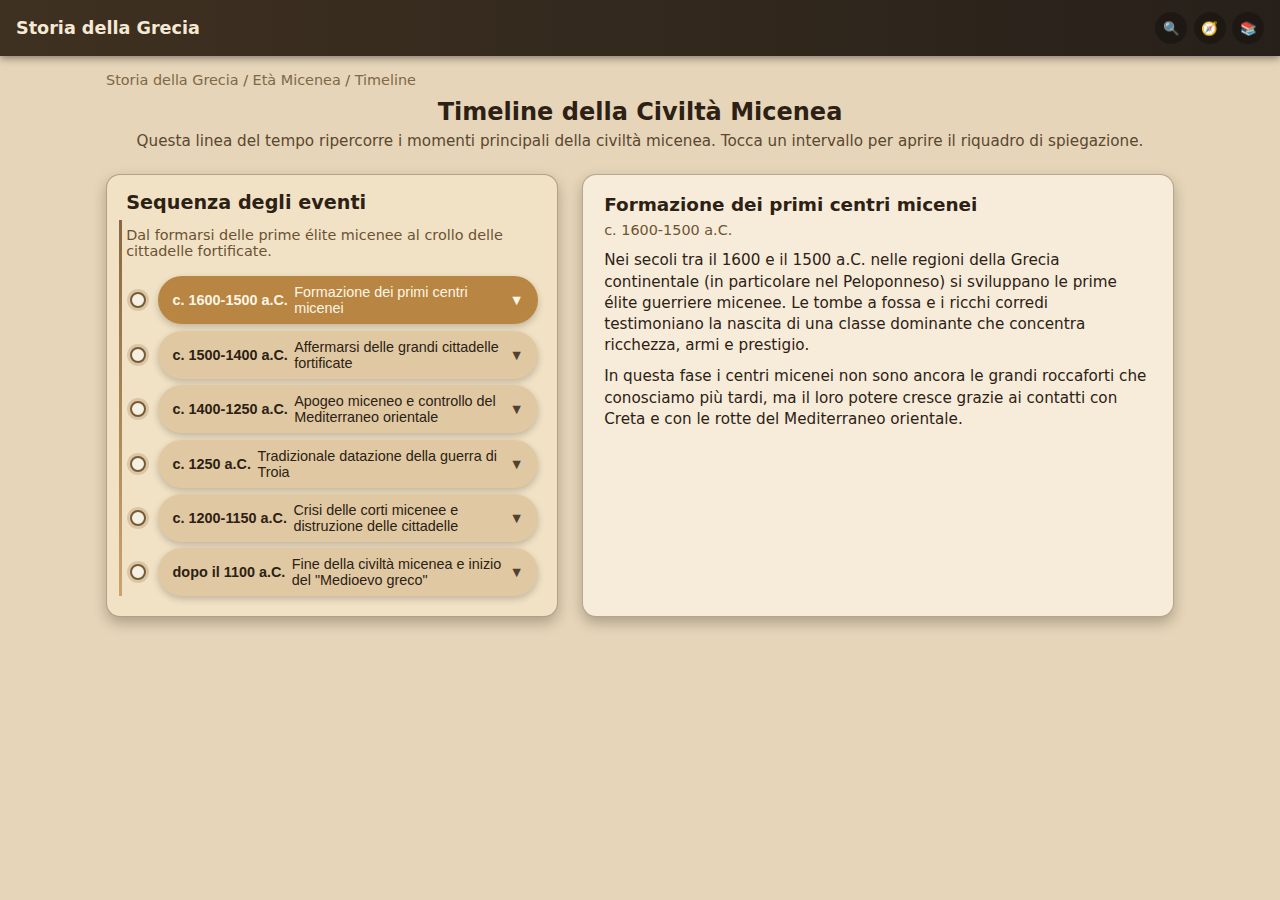
<file: micenea/micenea.html>
<!DOCTYPE html>
<html lang="it">
<head>
  <meta charset="UTF-8" />
  <meta name="viewport" content="width=device-width, initial-scale=1.0" />
  <title>Timeline Civiltà Micenea</title>
  <link rel="stylesheet" href="../css/style.css" />
  <style>
    /* Stili specifici per la timeline micenea */
    .page--timeline {
      max-width: 1100px;
    }

    .timeline-wrapper {
      margin-top: 1.5rem;
      display: grid;
      grid-template-columns: minmax(0, 1.3fr) minmax(0, 1.7fr);
      gap: 1.5rem;
    }

    @media (max-width: 900px) {
      .timeline-wrapper {
        grid-template-columns: 1fr;
      }
    }

    .timeline-axis {
      background: #f1e2c5;
      border-radius: 14px;
      padding: 1rem 1.2rem 1.2rem;
      box-shadow: 0 6px 14px rgba(0,0,0,0.25);
      border: 1px solid rgba(120,96,62,0.5);
      position: relative;
    }

    .timeline-axis::before {
      content: "";
      position: absolute;
      left: 12px;
      top: 2.8rem;
      bottom: 1.2rem;
      width: 3px;
      background: linear-gradient(to bottom, #7b5a33, #c79c63);
      opacity: 0.9;
    }

    .timeline-title {
      margin: 0 0 0.8rem 0;
      font-size: 1.2rem;
    }

    .timeline-sub {
      margin: 0 0 1.1rem 0;
      font-size: 0.9rem;
      color: #6b5234;
    }

    .timeline-list {
      list-style: none;
      margin: 0;
      padding: 0;
      display: flex;
      flex-direction: column;
      gap: 0.4rem;
    }

    .timeline-item {
      position: relative;
      padding-left: 32px;
    }

    .timeline-dot {
      position: absolute;
      left: 4px;
      top: 50%;
      transform: translateY(-50%);
      width: 16px;
      height: 16px;
      border-radius: 50%;
      background: #f5f0e4;
      border: 2px solid #7b5a33;
      box-shadow: 0 0 0 3px rgba(123,90,51,0.2);
    }

    .timeline-item-button {
      width: 100%;
      border-radius: 999px;
      border: none;
      padding: 0.5rem 0.9rem;
      font-size: 0.9rem;
      text-align: left;
      cursor: pointer;
      background: #e0c9a2;
      color: #2c2114;
      display: flex;
      justify-content: space-between;
      align-items: center;
      box-shadow: 0 3px 7px rgba(0,0,0,0.2);
      transition: background 0.15s ease, transform 0.1s ease, box-shadow 0.15s ease;
    }

    .timeline-item-button span.timeline-year {
      font-weight: 700;
      margin-right: 0.4rem;
    }

    .timeline-item-button span.timeline-label {
      flex: 1;
      font-weight: 500;
    }

    .timeline-item-button span.timeline-arrow {
      font-size: 0.9rem;
      opacity: 0.8;
    }

    .timeline-item-button:hover {
      background: #d7bc8e;
    }

    .timeline-item-button:active {
      transform: translateY(1px);
      box-shadow: 0 2px 5px rgba(0,0,0,0.3);
    }

    .timeline-item-button.is-active {
      background: #b88542;
      color: #fdf5e5;
    }

    .timeline-item-button.is-active .timeline-arrow {
      opacity: 1;
    }

    .timeline-details {
      background: #f7ecda;
      border-radius: 14px;
      padding: 1.2rem 1.3rem 1.3rem;
      box-shadow: 0 6px 14px rgba(0,0,0,0.25);
      border: 1px solid rgba(120,96,62,0.5);
    }

    .timeline-details-title {
      margin: 0 0 0.4rem;
      font-size: 1.15rem;
    }

    .timeline-details-period {
      margin: 0 0 0.8rem;
      font-size: 0.9rem;
      color: #6e5434;
    }

    .timeline-details-text {
      margin: 0;
      font-size: 0.95rem;
      line-height: 1.4;
    }

    .timeline-details-text + .timeline-details-text {
      margin-top: 0.6rem;
    }

    .breadcrumb {
      font-size: 0.9rem;
      color: #745c3b;
      margin: 0 0 0.6rem;
    }

    .breadcrumb span {
      opacity: 0.9;
    }

    .top-bar__title-link {
      color: inherit;
      text-decoration: none;
    }

    .top-bar__title-link:hover {
      text-decoration: underline;
    }
  </style>
</head>
<body>
  <header class="top-bar">
    <div class="top-bar__title"><a href="../index.html" class="top-bar__title-link">Storia della Grecia</a></div>
    <nav class="top-bar__nav">
      <button class="nav-btn" aria-label="Cerca">🔍</button>
      <button class="nav-btn" aria-label="Percorsi tematici">🧭</button>
      <button class="nav-btn" aria-label="Risorse">📚</button>
    </nav>
  </header>

  <main class="page page--timeline">
    <div class="breadcrumb"><span>Storia della Grecia</span> / <span>Età Micenea</span> / <span>Timeline</span></div>

    <section class="intro">
      <h1>Timeline della Civiltà Micenea</h1>
      <p>Questa linea del tempo ripercorre i momenti principali della civiltà micenea. Tocca un intervallo per aprire il riquadro di spiegazione.</p>
    </section>

    <section class="timeline-wrapper">
      <div class="timeline-axis" aria-label="Timeline della civiltà micenea">
        <h2 class="timeline-title">Sequenza degli eventi</h2>
        <p class="timeline-sub">Dal formarsi delle prime élite micenee al crollo delle cittadelle fortificate.</p>

        <ul class="timeline-list">
          <li class="timeline-item">
            <div class="timeline-dot"></div>
            <button class="timeline-item-button is-active" data-target="tm-1">
              <span class="timeline-year">c. 1600-1500 a.C.</span>
              <span class="timeline-label">Formazione dei primi centri micenei</span>
              <span class="timeline-arrow">▼</span>
            </button>
          </li>

          <li class="timeline-item">
            <div class="timeline-dot"></div>
            <button class="timeline-item-button" data-target="tm-2">
              <span class="timeline-year">c. 1500-1400 a.C.</span>
              <span class="timeline-label">Affermarsi delle grandi cittadelle fortificate</span>
              <span class="timeline-arrow">▼</span>
            </button>
          </li>

          <li class="timeline-item">
            <div class="timeline-dot"></div>
            <button class="timeline-item-button" data-target="tm-3">
              <span class="timeline-year">c. 1400-1250 a.C.</span>
              <span class="timeline-label">Apogeo miceneo e controllo del Mediterraneo orientale</span>
              <span class="timeline-arrow">▼</span>
            </button>
          </li>

          <li class="timeline-item">
            <div class="timeline-dot"></div>
            <button class="timeline-item-button" data-target="tm-4">
              <span class="timeline-year">c. 1250 a.C.</span>
              <span class="timeline-label">Tradizionale datazione della guerra di Troia</span>
              <span class="timeline-arrow">▼</span>
            </button>
          </li>

          <li class="timeline-item">
            <div class="timeline-dot"></div>
            <button class="timeline-item-button" data-target="tm-5">
              <span class="timeline-year">c. 1200-1150 a.C.</span>
              <span class="timeline-label">Crisi delle corti micenee e distruzione delle cittadelle</span>
              <span class="timeline-arrow">▼</span>
            </button>
          </li>

          <li class="timeline-item">
            <div class="timeline-dot"></div>
            <button class="timeline-item-button" data-target="tm-6">
              <span class="timeline-year">dopo il 1100 a.C.</span>
              <span class="timeline-label">Fine della civiltà micenea e inizio del "Medioevo greco"</span>
              <span class="timeline-arrow">▼</span>
            </button>
          </li>
        </ul>
      </div>

      <aside class="timeline-details" aria-live="polite">
        <h2 class="timeline-details-title" id="tm-title">Formazione dei primi centri micenei</h2>
        <p class="timeline-details-period" id="tm-period">c. 1600-1500 a.C.</p>
        <p class="timeline-details-text" id="tm-text-1">
          Nei secoli tra il 1600 e il 1500 a.C. nelle regioni della Grecia continentale (in particolare nel Peloponneso) si sviluppano le prime élite guerriere micenee. Le tombe a fossa e i ricchi corredi testimoniano la nascita di una classe dominante che concentra ricchezza, armi e prestigio.
        </p>
        <p class="timeline-details-text" id="tm-text-2">
          In questa fase i centri micenei non sono ancora le grandi roccaforti che conosciamo più tardi, ma il loro potere cresce grazie ai contatti con Creta e con le rotte del Mediterraneo orientale.
        </p>
      </aside>
    </section>
  </main>

  <script>
    // Dati testuali della timeline micenea
    const MICENEA_TIMELINE_DATA = {
      "tm-1": {
        title: "Formazione dei primi centri micenei",
        period: "c. 1600-1500 a.C.",
        text1: "Nei secoli tra il 1600 e il 1500 a.C. nelle regioni della Grecia continentale (in particolare nel Peloponneso) si sviluppano le prime élite guerriere micenee. Le tombe a fossa e i ricchi corredi testimoniano la nascita di una classe dominante che concentra ricchezza, armi e prestigio.",
        text2: "In questa fase i centri micenei non sono ancora le grandi roccaforti che conosciamo più tardi, ma il loro potere cresce grazie ai contatti con Creta e con le rotte del Mediterraneo orientale."
      },
      "tm-2": {
        title: "Affermarsi delle grandi cittadelle fortificate",
        period: "c. 1500-1400 a.C.",
        text1: "Tra il 1500 e il 1400 a.C. si consolidano le grandi cittadelle micenee, come Micene, Tirinto e Pilo. Sono fortificate da mura poderose, adatte a difendere una classe dirigente guerriera.",
        text2: "All'interno delle cittadelle si organizza un potere di tipo palaziale: il wanax (re) guida una burocrazia che controlla produzione, redistribuzione e rapporti con l'esterno."
      },
      "tm-3": {
        title: "Apogeo miceneo e controllo del Mediterraneo orientale",
        period: "c. 1400-1250 a.C.",
        text1: "In questo periodo la civiltà micenea raggiunge il suo massimo splendore. I Micenei sostituiscono progressivamente i Minoici nel controllo delle rotte del Mediterraneo orientale e sono presenti in molti porti del Vicino Oriente.",
        text2: "La scrittura lineare B documenta una gestione capillare delle risorse: grano, olio, metalli, tessuti. Le corti micenee diventano centri politici, economici e religiosi di grande rilievo." 
      },
      "tm-4": {
        title: "Tradizionale datazione della guerra di Troia",
        period: "c. 1250 a.C.",
        text1: "Intorno al 1250 a.C. le fonti antiche collocano la guerra di Troia, divenuta simbolo della potenza guerriera micenea. Non sappiamo quanto il racconto omerico corrisponda ai fatti storici, ma gli scavi archeologici mostrano effettivamente distruzioni in vari centri dell'Anatolia e dell'Egeo.",
        text2: "Nella didattica, questa data funziona come punto di riferimento per collegare la tradizione epica (Iliade, Odissea) alla storia della Grecia micenea." 
      },
      "tm-5": {
        title: "Crisi delle corti micenee e distruzione delle cittadelle",
        period: "c. 1200-1150 a.C.",
        text1: "Tra il 1200 e il 1150 a.C. molte cittadelle micenee vengono distrutte o abbandonate. Le cause sono probabilmente molteplici: crisi economica, conflitti interni, movimenti di popolazioni, cambiamenti nelle rotte commerciali.",
        text2: "Le tavolette in lineare B testimoniano una fase di tensione: scorte di armi, registrazioni di terre e persone. Poi, all'improvviso, la documentazione si interrompe: la burocrazia palaziale crolla insieme ai palazzi." 
      },
      "tm-6": {
        title: "Fine della civiltà micenea e inizio del \"Medioevo greco\"",
        period: "dopo il 1100 a.C.",
        text1: "Dopo il 1100 a.C. il mondo miceneo non esiste più come sistema politico palaziale. Le grandi cittadelle sono in rovina e le reti commerciali di lunga distanza si riducono.",
        text2: "Per alcuni secoli le fonti sono scarse: è il cosiddetto \"Medioevo greco\", una fase in cui sopravvivono solo frammenti dell'eredità micenea, che riaffioreranno nei poemi omerici e nelle tradizioni delle polis dell'età arcaica." 
      }
    };

    document.addEventListener("DOMContentLoaded", () => {
      const buttons = Array.from(document.querySelectorAll(".timeline-item-button"));
      const titleEl = document.getElementById("tm-title");
      const periodEl = document.getElementById("tm-period");
      const text1El = document.getElementById("tm-text-1");
      const text2El = document.getElementById("tm-text-2");

      function setActive(id) {
        const data = MICENEA_TIMELINE_DATA[id];
        if (!data) return;

        buttons.forEach(btn => {
          if (btn.dataset.target === id) {
            btn.classList.add("is-active");
          } else {
            btn.classList.remove("is-active");
          }
        });

        titleEl.textContent = data.title;
        periodEl.textContent = data.period;
        text1El.textContent = data.text1;
        text2El.textContent = data.text2;
      }

      buttons.forEach(btn => {
        btn.addEventListener("click", () => {
          const id = btn.dataset.target;
          setActive(id);
        });
      });
    });
  </script>
</body>
</html>
</file>
<file: css/style.css>
*,
*::before,
*::after {
  box-sizing: border-box;
}

body {
  margin: 0;
  font-family: system-ui, -apple-system, BlinkMacSystemFont, "Segoe UI", sans-serif;
  background: #e6d5b8;
  color: #2c2114;
}

.top-bar {
  display: flex;
  align-items: center;
  justify-content: space-between;
  padding: 0.75rem 1rem;
  background: linear-gradient(90deg, #3f3121, #27201a);
  color: #f5e9d3;
  box-shadow: 0 2px 8px rgba(0,0,0,0.45);
  position: sticky;
  top: 0;
  z-index: 20;
}

.top-bar__title {
  font-size: 1.1rem;
  font-weight: 600;
}

.top-bar__nav {
  display: flex;
  gap: 0.4rem;
}

.nav-btn {
  border: none;
  background: rgba(0,0,0,0.25);
  color: #f5e9d3;
  border-radius: 999px;
  width: 2rem;
  height: 2rem;
  display: inline-flex;
  align-items: center;
  justify-content: center;
  cursor: pointer;
  transition: background 0.15s ease, transform 0.1s ease;
}

.nav-btn:active {
  transform: translateY(1px);
  background: rgba(0,0,0,0.35);
}

.page {
  max-width: 1200px;
  margin: 0 auto;
  padding: 1rem 1rem 1.5rem;
}

.intro {
  text-align: center;
  margin-bottom: 1.2rem;
}

.intro h1 {
  margin: 0 0 0.4rem;
  font-size: 1.5rem;
}

.intro p {
  margin: 0;
  font-size: 0.95rem;
  color: #5a4730;
}

.grid {
  display: grid;
  gap: 1rem;
}

.grid--periodi {
  grid-template-columns: repeat(auto-fit, minmax(220px, 1fr));
  margin-bottom: 1.5rem;
}

.grid--strumenti {
  grid-template-columns: repeat(auto-fit, minmax(260px, 1fr));
  margin-bottom: 1.5rem;
}

.card-link {
  text-decoration: none;
  color: inherit;
  display: block;
}

.card {
  position: relative;
  overflow: hidden;
  border-radius: 14px;
  cursor: pointer;
  background: #5a4730;
  transform: translateY(0);
  box-shadow: 0 10px 18px rgba(0,0,0,0.35);
  transition: transform 0.15s ease, box-shadow 0.15s ease;
}

.card__img {
  display: block;
  width: 100%;
  height: 180px;
  object-fit: cover;
}

.card__overlay {
  position: absolute;
  inset: auto 0 0 0;
  padding: 0.7rem 0.9rem;
  background: linear-gradient(to top, rgba(0,0,0,0.7), rgba(0,0,0,0));
  color: #fdf7e8;
}

.card__overlay--left {
  text-align: left;
}

.card__overlay--right {
  text-align: right;
}

.card__title {
  margin: 0;
  font-size: 1.1rem;
  font-weight: 600;
  text-shadow: 0 2px 6px rgba(0,0,0,0.7);
}

.card__subtitle {
  margin: 0.1rem 0 0;
  font-size: 0.9rem;
  opacity: 0.9;
}

.card:active {
  transform: translateY(3px);
  box-shadow:
    inset 0 4px 10px rgba(0,0,0,0.35),
    0 3px 6px rgba(0,0,0,0.3);
}

.footer {
  text-align: center;
  padding: 0.75rem;
  font-size: 0.8rem;
  color: #6b5740;
}

/* ---------- Pagine periodo (es. La Civiltà Minoica) ---------- */

.breadcrumb {
  font-size: 0.9rem;
  color: #745c3b;
  margin: 0 0 0.6rem;
}

.breadcrumb span {
  opacity: 0.9;
}

.page--periodo .intro {
  margin-top: 0.2rem;
  margin-bottom: 1.3rem;
}

.page--periodo .intro h1 {
  font-size: 1.8rem;
}

.page--periodo .intro p {
  max-width: 840px;
  margin-left: auto;
  margin-right: auto;
}

.layout-periodo {
  display: grid;
  grid-template-columns: minmax(0, 1.05fr) minmax(0, 1.6fr) minmax(0, 1.05fr);
  gap: 1rem;
  align-items: stretch;
  margin-top: 0.5rem;
}

.layout-periodo__col {
  display: flex;
  flex-direction: column;
  gap: 1rem;
}

.panel-link {
  text-decoration: none;
  color: inherit;
  display: block;
}

.panel {
  border-radius: 14px;
  background: #e7d7b9;
  box-shadow: 0 6px 14px rgba(0,0,0,0.28);
  border: 1px solid rgba(120, 96, 62, 0.6);
  padding: 1rem;
  display: flex;
  flex-direction: column;
  align-items: stretch;
  justify-content: space-between;
}

.panel--center {
  padding: 0;
  overflow: hidden;
  background: #5a4730;
}

.panel__img {
  width: 100%;
  height: 260px;
  object-fit: cover;
  display: block;
}

.panel__caption {
  padding: 0.9rem 1rem 1rem;
  background: linear-gradient(to top, #2b2114, #3a2c1c);
  color: #fdf2dd;
  text-align: center;
}

.panel__caption-title {
  margin: 0;
  font-size: 1.5rem;
}

.panel__caption-sub {
  margin: 0.2rem 0 0;
  font-size: 0.95rem;
}

.panel__title {
  margin: 0 0 0.4rem;
  font-size: 1.2rem;
}

.panel__subtitle {
  margin: 0 0 0.8rem;
  font-size: 0.9rem;
  color: #6e5434;
}

.panel__btn-bar {
  margin-top: auto;
  display: flex;
  justify-content: flex-start;
}

.panel__btn {
  border-radius: 999px;
  border: none;
  padding: 0.4rem 1rem;
  font-size: 0.9rem;
  font-weight: 600;
  cursor: pointer;
  background: #1f5c9b;
  color: #fdf5e2;
  box-shadow: 0 4px 8px rgba(0,0,0,0.3);
  transition: transform 0.1s ease, box-shadow 0.1s ease, background 0.15s ease;
}

.panel__btn--secondary {
  background: #9b321f;
}

.panel__btn:active {
  transform: translateY(2px);
  box-shadow: 0 2px 5px rgba(0,0,0,0.4);
}

.top-bar__title-link {
  color: inherit;
  text-decoration: none;
}

.top-bar__title-link:hover {
  text-decoration: underline;
}

@media (max-width: 960px) {
  .layout-periodo {
    grid-template-columns: 1fr;
  }
}
</file>
